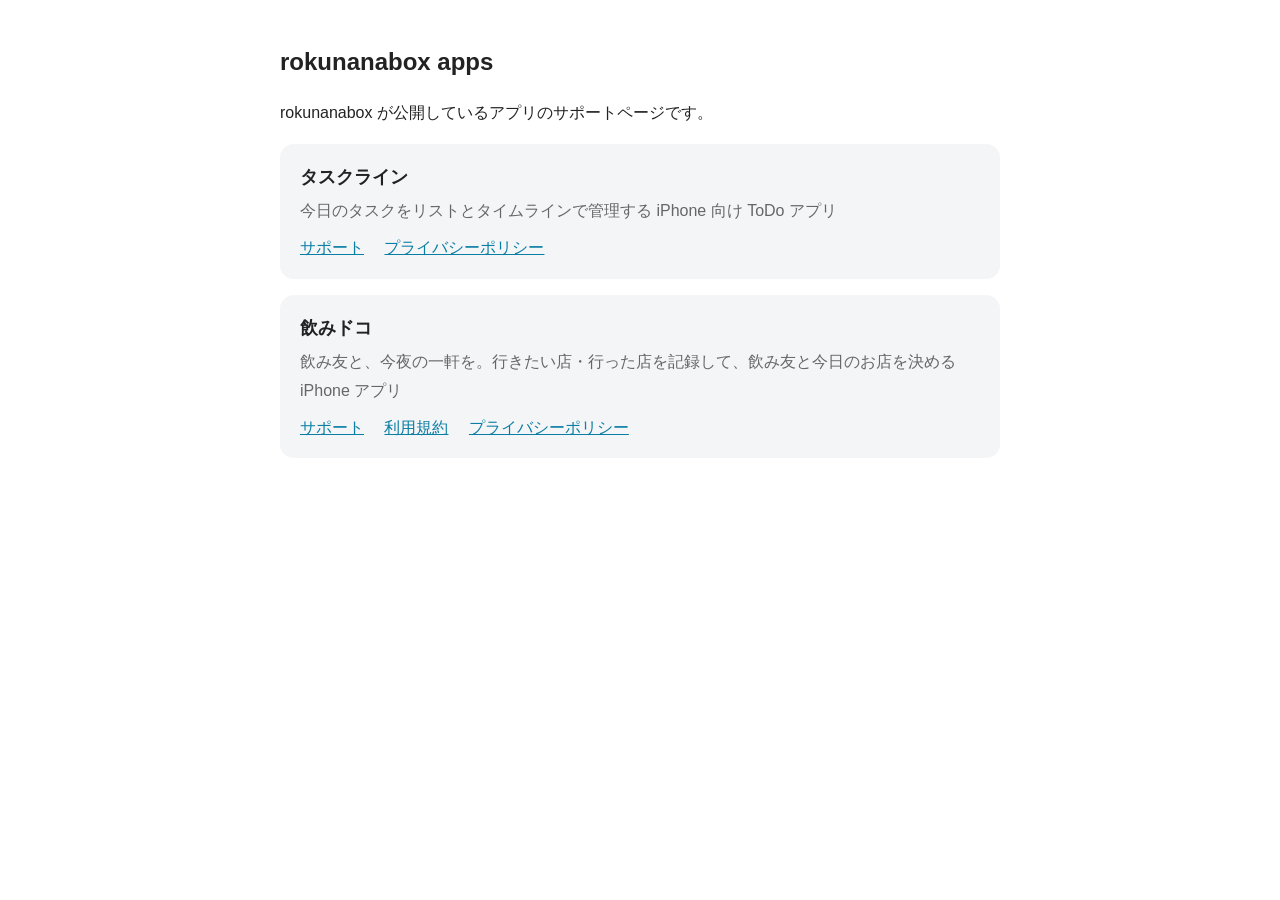
<file: index.html>
<!doctype html>
<html lang="ja">
<head>
  <meta charset="utf-8">
  <meta name="viewport" content="width=device-width, initial-scale=1">
  <title>rokunanabox apps</title>
  <style>
    :root { --text: #222; --muted: #666; --bg: #fff; --card: #f4f5f7; --link: #0a7ea4; }
    @media (prefers-color-scheme: dark) { :root { --text: #eee; --muted: #aaa; --bg: #151718; --card: #222527; --link: #6cc4e6; } }
    body { font-family: -apple-system, BlinkMacSystemFont, "Hiragino Sans", "Noto Sans JP", sans-serif; line-height: 1.8; color: var(--text); background: var(--bg); margin: 0; padding: 24px 16px; }
    main { max-width: 720px; margin: 0 auto; }
    h1 { font-size: 1.5rem; }
    .app { background: var(--card); border-radius: 14px; padding: 16px 20px; margin-top: 16px; }
    .app h2 { font-size: 1.15rem; margin: 0; }
    .app p { margin: 4px 0 8px; color: var(--muted); }
    a { color: var(--link); margin-right: 16px; }
  </style>
</head>
<body>
<main>
  <h1>rokunanabox apps</h1>
  <p>rokunanabox が公開しているアプリのサポートページです。</p>

  <section class="app">
    <h2>タスクライン</h2>
    <p>今日のタスクをリストとタイムラインで管理する iPhone 向け ToDo アプリ</p>
    <a href="taskline/support.html">サポート</a>
    <a href="taskline/privacy.html">プライバシーポリシー</a>
  </section>

  <section class="app">
    <h2>飲みドコ</h2>
    <p>飲み友と、今夜の一軒を。行きたい店・行った店を記録して、飲み友と今日のお店を決める iPhone アプリ</p>
    <a href="nomidoko/support.html">サポート</a>
    <a href="nomidoko/terms.html">利用規約</a>
    <a href="nomidoko/privacy.html">プライバシーポリシー</a>
  </section>
</main>
</body>
</html>
</file>
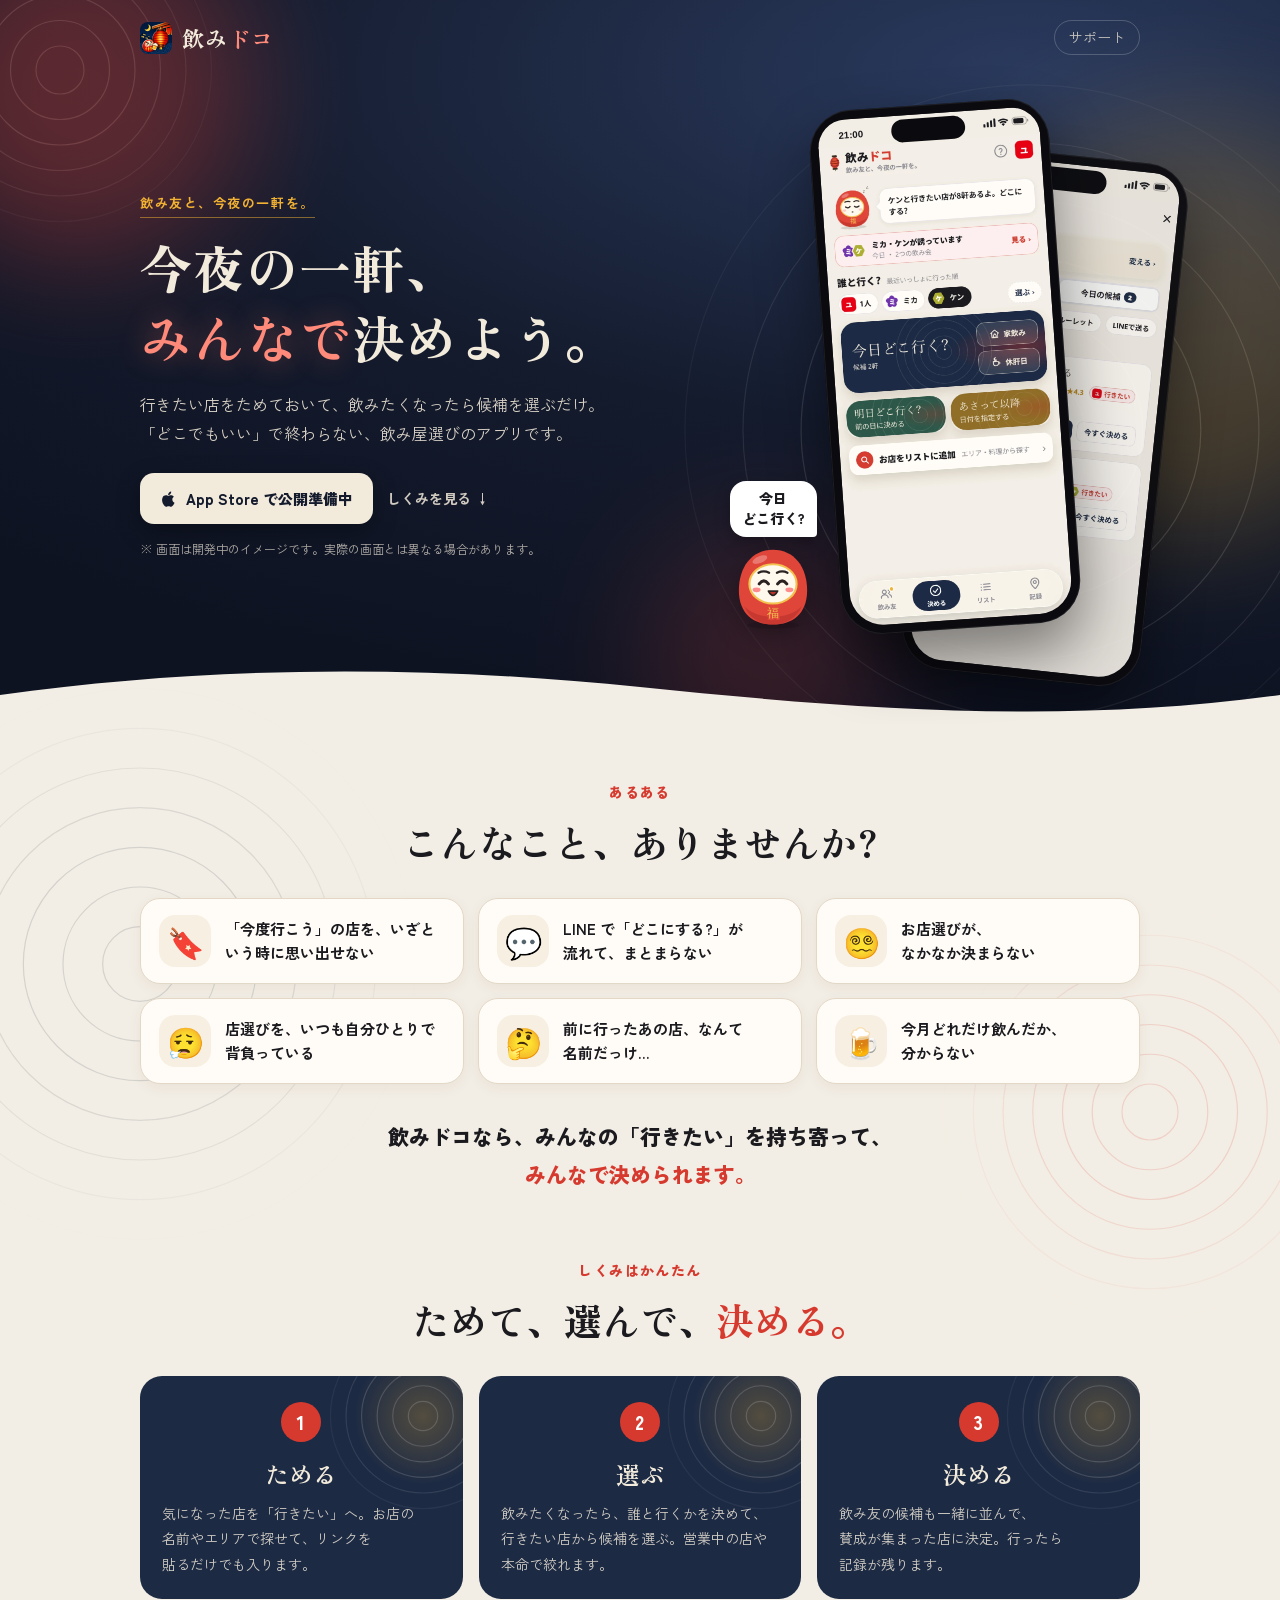
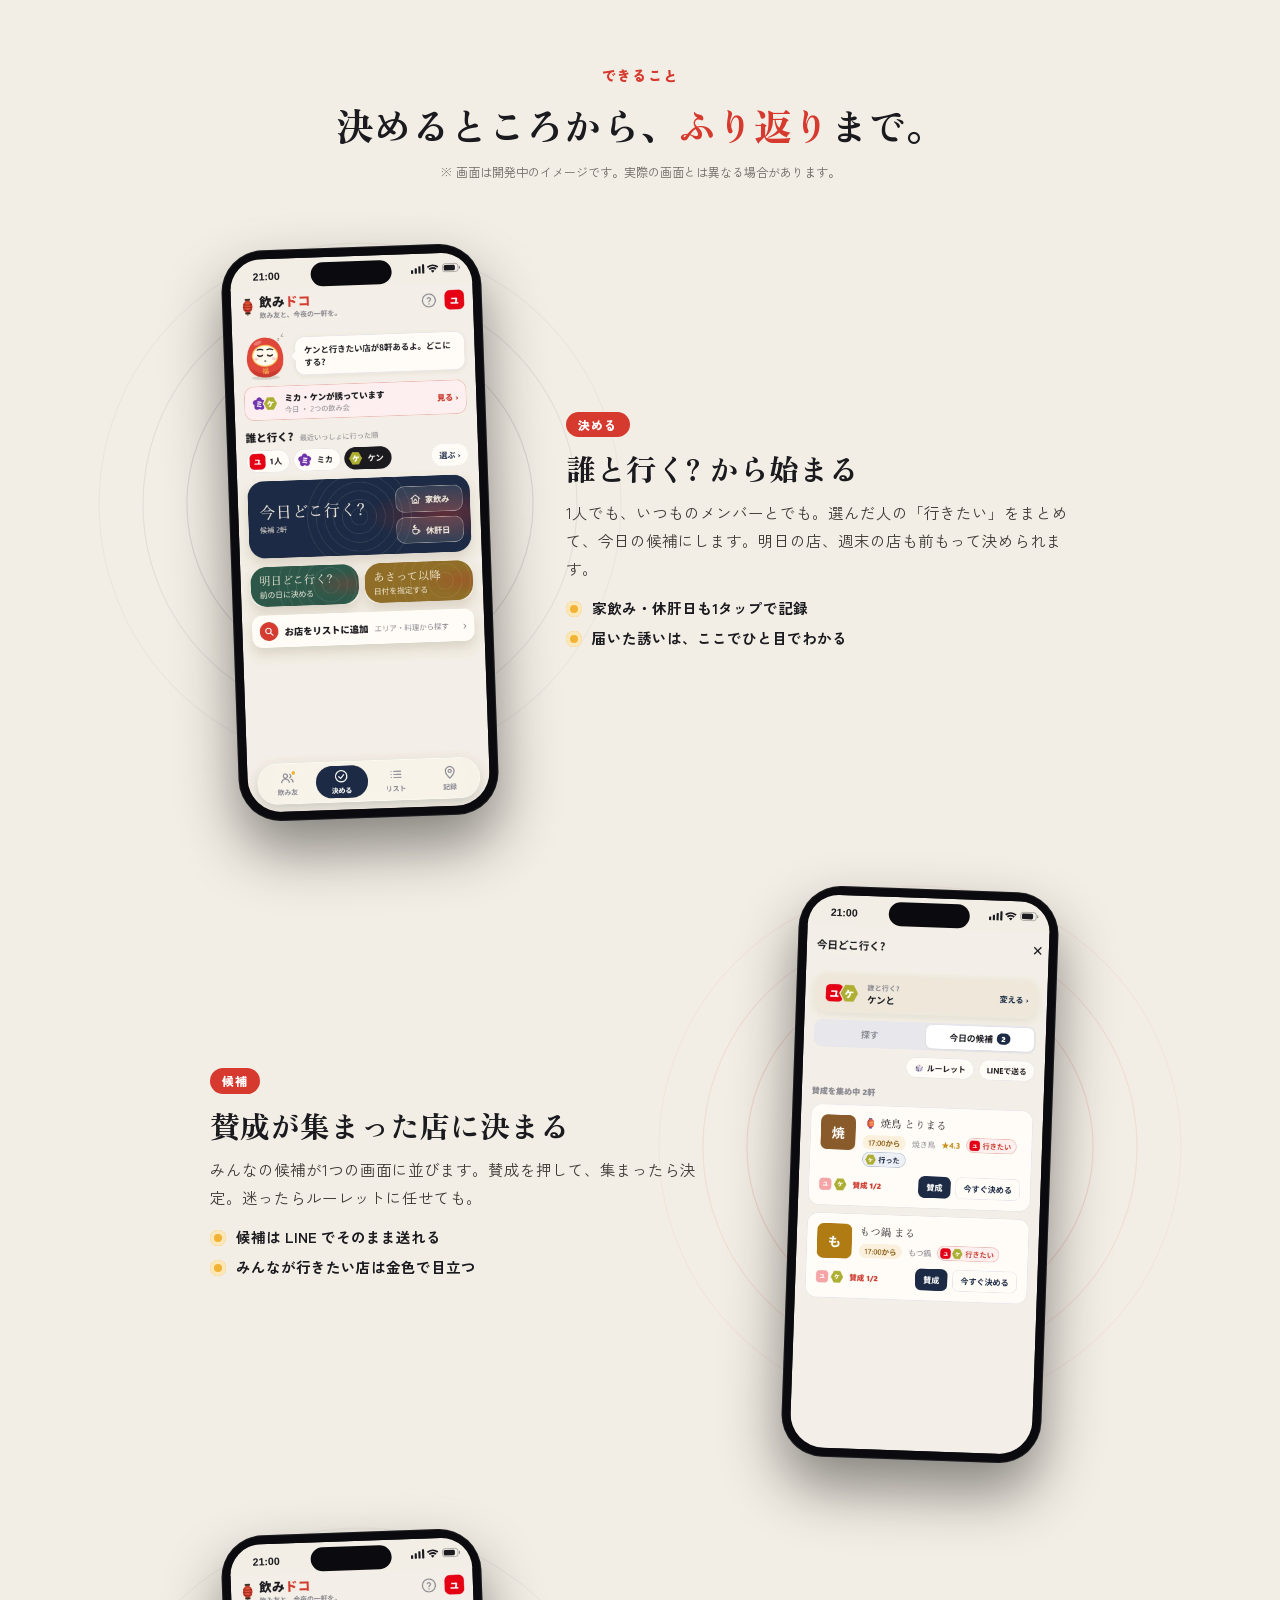
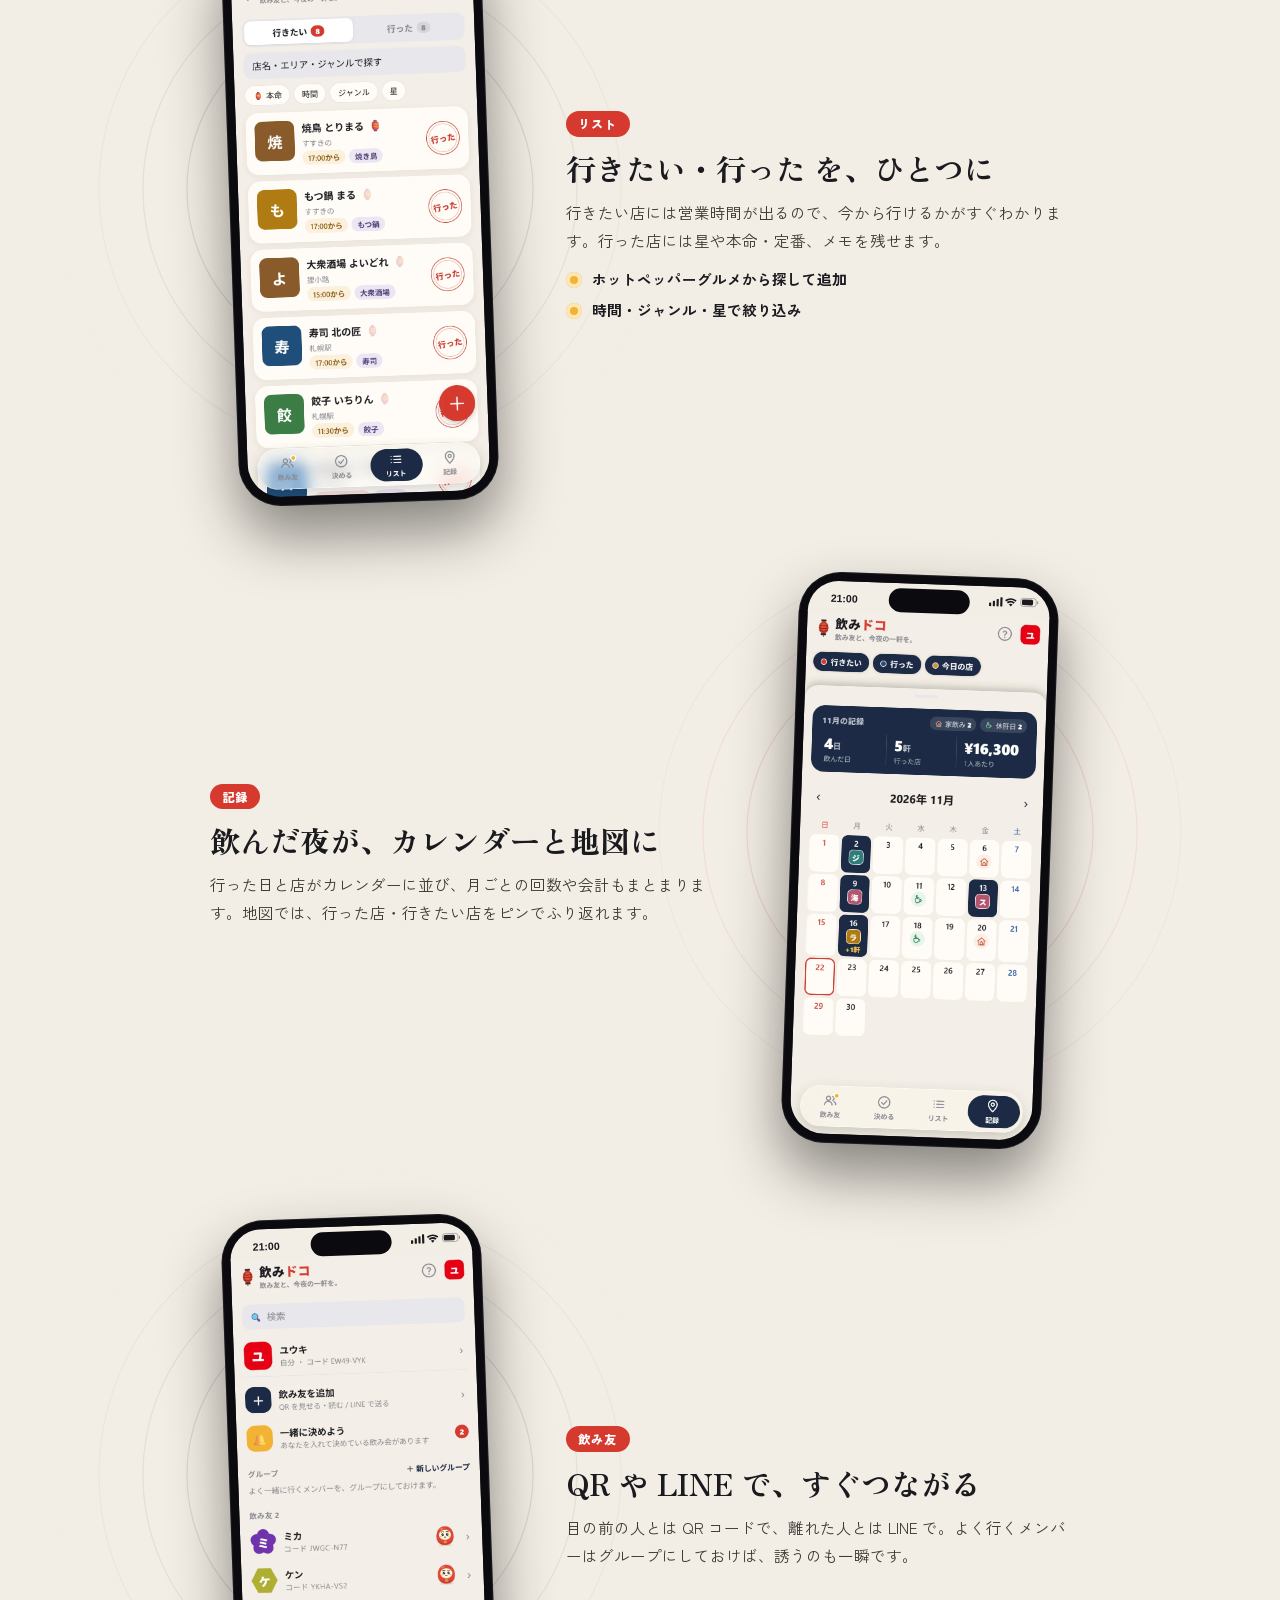
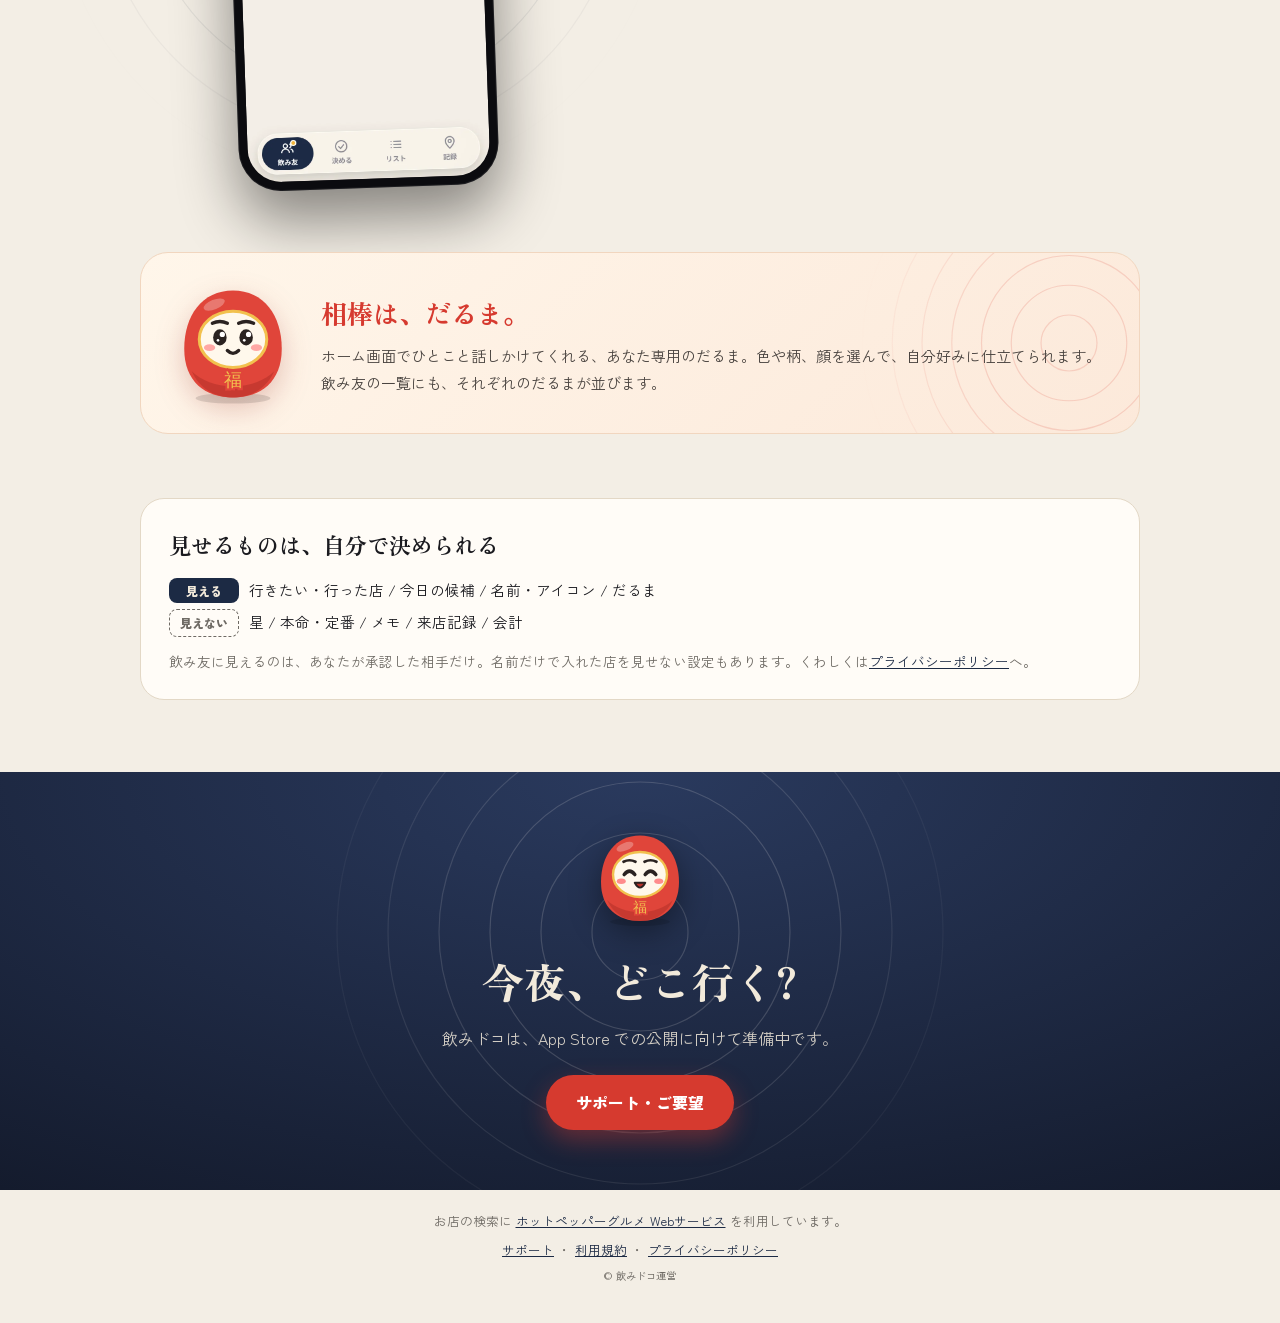
<file: nomidoko/index.html>
<!doctype html>
<html lang="ja">
<head>
<meta charset="utf-8">
<meta name="viewport" content="width=device-width, initial-scale=1, viewport-fit=cover">
<meta name="theme-color" content="#141B2D">
<title>飲みドコ</title>
<meta name="description" content="行きたい店をためて、飲み友と「今日どこ行く?」をすぐ決める iPhone アプリ。">
<meta property="og:title" content="飲みドコ — 今夜の一軒、みんなで決めよう。">
<meta property="og:description" content="行きたい店をためて、飲み友と「今日どこ行く?」をすぐ決める iPhone アプリ。">
<meta property="og:image" content="https://apps.rokunanabox.com/nomidoko/icon.png">
<link rel="icon" href="icon.png">
<link href="https://fonts.googleapis.com/css2?family=Zen+Old+Mincho:wght@700;900&family=Zen+Kaku+Gothic+New:wght@400;700;900&display=swap" rel="stylesheet">
<link rel="stylesheet" href="lp.css">
</head>
<body>

<!-- 夜のヒーロー: 提灯の灯りと、2台の画面 -->
<header class="hero">
  <span class="rip rl" style="--s:820px;right:-160px;top:20px"></span><span class="rip rl" style="--s:360px;left:-120px;top:-110px"></span>
  <div class="glow g1"></div><div class="glow g2"></div><div class="glow g3"></div>
  <nav class="nav wrap">
    <a class="logo" href="./"><img src="icon.png" alt="" width="32" height="32"><b>飲み<span>ドコ</span></b></a>
    <a class="navlink" href="support.html">サポート</a>
  </nav>
  <div class="hero-in wrap">
    <div class="hero-copy">
      <p class="eyebrow">飲み友と、今夜の一軒を。</p>
      <h1>今夜の一軒、<br><em>みんなで</em>決めよう。</h1>
      <p class="lead">行きたい店をためておいて、飲みたくなったら候補を選ぶだけ。<br class="pc">「どこでもいい」で終わらない、飲み屋選びのアプリです。</p>
      <div class="cta">
        <span class="soon"><svg viewBox="0 0 24 24" width="18" height="18" aria-hidden="true"><path fill="currentColor" d="M16.4 12.6c0-2.5 2-3.6 2.1-3.7-1.2-1.7-3-1.9-3.6-2-1.5-.2-3 .9-3.8.9-.8 0-2-.9-3.3-.8-1.7 0-3.3 1-4.2 2.5-1.8 3.1-.5 7.7 1.3 10.2.9 1.2 1.9 2.6 3.2 2.6 1.3-.1 1.8-.8 3.3-.8 1.6 0 2 .8 3.4.8s2.2-1.3 3.1-2.5c1-1.4 1.4-2.8 1.4-2.9-.1 0-2.9-1.1-2.9-4.3zM13.9 5.2c.7-.8 1.2-2 1-3.2-1 .1-2.2.7-3 1.5-.6.7-1.2 1.9-1 3.1 1.1.1 2.3-.6 3-1.4z"/></svg>App Store で公開準備中</span>
        <a class="more" href="#how">しくみを見る ↓</a>
      </div>
      <p class="shot-note">※ 画面は開発中のイメージです。実際の画面とは異なる場合があります。</p>
    </div>
    <div class="hero-phones">
      <div class="phone back"><img src="img/pick.webp" alt="今日の候補の画面" width="390" height="844"></div>
      <div class="phone front"><img src="img/kime.webp" alt="決める画面" width="390" height="844"></div>
      <div class="dm-peek"><img src="img/daruma-happy.svg" alt="" width="84" height="87"><span class="bub">今日<br>どこ行く?</span></div>
    </div>
  </div>
  <svg class="wave" viewBox="0 0 1440 60" preserveAspectRatio="none" aria-hidden="true"><path d="M0 60V30C240 0 480 0 720 22s480 38 720 8v30z" fill="#F3EEE5"/></svg>
</header>

<main>
  <!-- あるある -->
  <section class="sec wrap rel">
    <span class="rip rd" style="--s:560px;left:-260px;top:-40px"></span><span class="rip rr" style="--s:420px;right:-200px;bottom:-120px"></span>
    <p class="kicker">あるある</p>
    <h2 class="h2">こんなこと、ありませんか?</h2>
    <div class="aru">
      <div class="say"><span class="em" aria-hidden="true">🔖</span><p>「今度行こう」の店を、いざという時に思い出せない</p></div>
      <div class="say"><span class="em" aria-hidden="true">💬</span><p>LINE で「どこにする?」が流れて、まとまらない</p></div>
      <div class="say"><span class="em" aria-hidden="true">😵‍💫</span><p>お店選びが、なかなか決まらない</p></div>
      <div class="say"><span class="em" aria-hidden="true">😮‍💨</span><p>店選びを、いつも自分ひとりで背負っている</p></div>
      <div class="say"><span class="em" aria-hidden="true">🤔</span><p>前に行ったあの店、なんて名前だっけ…</p></div>
      <div class="say"><span class="em" aria-hidden="true">🍺</span><p>今月どれだけ飲んだか、分からない</p></div>
    </div>
    </div>
    <p class="aru-ans">飲みドコなら、みんなの「行きたい」を持ち寄って、<br class="pc"><em>みんなで決められます。</em></p>
  </section>

  <!-- しくみ: 3ステップ -->
  <section class="sec wrap" id="how">
    <p class="kicker">しくみはかんたん</p>
    <h2 class="h2">ためて、選んで、<em>決める。</em></h2>
    <ol class="steps">
      <li><span class="num">1</span><h3>ためる</h3><p>気になった店を「行きたい」へ。お店の名前やエリアで探せて、リンクを貼るだけでも入ります。</p></li>
      <li><span class="num">2</span><h3>選ぶ</h3><p>飲みたくなったら、誰と行くかを決めて、行きたい店から候補を選ぶ。営業中の店や本命で絞れます。</p></li>
      <li><span class="num">3</span><h3>決める</h3><p>飲み友の候補も一緒に並んで、賛成が集まった店に決定。行ったら記録が残ります。</p></li>
    </ol>
  </section>

  <!-- 機能: 画面と説明を交互に -->
  <section class="sec wrap feat-head">
    <p class="kicker">できること</p>
    <h2 class="h2">決めるところから、<em>ふり返り</em>まで。</h2>
    <p class="shot-note dark">※ 画面は開発中のイメージです。実際の画面とは異なる場合があります。</p>
  </section>
  <section class="feat wrap">
    <div class="phone sm"><img src="img/kime.webp" alt="決める画面" width="390" height="844" loading="lazy"></div>
    <div class="txt">
      <p class="tag">決める</p>
      <h3>誰と行く? から始まる</h3>
      <p>1人でも、いつものメンバーとでも。選んだ人の「行きたい」をまとめて、今日の候補にします。明日の店、週末の店も前もって決められます。</p>
      <ul class="chk"><li>家飲み・休肝日も1タップで記録</li><li>届いた誘いは、ここでひと目でわかる</li></ul>
    </div>
  </section>
  <section class="feat rev wrap">
    <div class="phone sm"><img src="img/pick.webp" alt="今日の候補の画面" width="390" height="844" loading="lazy"></div>
    <div class="txt">
      <p class="tag">候補</p>
      <h3>賛成が集まった店に決まる</h3>
      <p>みんなの候補が1つの画面に並びます。賛成を押して、集まったら決定。迷ったらルーレットに任せても。</p>
      <ul class="chk"><li>候補は LINE でそのまま送れる</li><li>みんなが行きたい店は金色で目立つ</li></ul>
    </div>
  </section>
  <section class="feat wrap">
    <div class="phone sm"><img src="img/list.webp" alt="行きたいリストの画面" width="390" height="844" loading="lazy"></div>
    <div class="txt">
      <p class="tag">リスト</p>
      <h3>行きたい・行った を、ひとつに</h3>
      <p>行きたい店には営業時間が出るので、今から行けるかがすぐわかります。行った店には星や本命・定番、メモを残せます。</p>
      <ul class="chk"><li>ホットペッパーグルメから探して追加</li><li>時間・ジャンル・星で絞り込み</li></ul>
    </div>
  </section>
  <section class="feat rev wrap">
    <div class="phone sm"><img src="img/rec.webp" alt="記録のカレンダー" width="390" height="844" loading="lazy"></div>
    <div class="txt">
      <p class="tag">記録</p>
      <h3>飲んだ夜が、カレンダーと地図に</h3>
      <p>行った日と店がカレンダーに並び、月ごとの回数や会計もまとまります。地図では、行った店・行きたい店をピンでふり返れます。</p>
    </div>
  </section>
  <section class="feat wrap">
    <div class="phone sm"><img src="img/tomo.webp" alt="飲み友の画面" width="390" height="844" loading="lazy"></div>
    <div class="txt">
      <p class="tag">飲み友</p>
      <h3>QR や LINE で、すぐつながる</h3>
      <p>目の前の人とは QR コードで、離れた人とは LINE で。よく行くメンバーはグループにしておけば、誘うのも一瞬です。</p>
    </div>
  </section>

  <!-- だるま -->
  <section class="sec wrap">
    <div class="dm-band">
      <span class="rip rr" style="--s:420px;right:-140px;top:50%;transform:translateY(-50%)"></span>
      <img src="img/daruma.svg" alt="だるま" width="120" height="124">
      <div><h3>相棒は、だるま。</h3><p>ホーム画面でひとこと話しかけてくれる、あなた専用のだるま。色や柄、顔を選んで、自分好みに仕立てられます。飲み友の一覧にも、それぞれのだるまが並びます。</p></div>
    </div>
  </section>

  <!-- プライバシー -->
  <section class="sec wrap">
    <div class="priv">
      <h3>見せるものは、自分で決められる</h3>
      <div class="vis">
        <p><span class="lb on">見える</span>行きたい・行った店 / 今日の候補 / 名前・アイコン / だるま</p>
        <p><span class="lb off">見えない</span>星 / 本命・定番 / メモ / 来店記録 / 会計</p>
      </div>
      <p class="note">飲み友に見えるのは、あなたが承認した相手だけ。名前だけで入れた店を見せない設定もあります。くわしくは<a href="privacy.html">プライバシーポリシー</a>へ。</p>
    </div>
  </section>

  <!-- 締め -->
  <section class="end">
    <span class="rip rl" style="--s:720px;left:50%;top:-200px;transform:translateX(-50%)"></span>
    <img src="img/daruma-happy.svg" alt="" width="96" height="99">
    <h2>今夜、どこ行く?</h2>
    <p>飲みドコは、App Store での公開に向けて準備中です。</p>
    <a class="btn" href="support.html">サポート・ご要望</a>
  </section>

  <p class="credit wrap">お店の検索に <a href="https://webservice.recruit.co.jp/">ホットペッパーグルメ Webサービス</a> を利用しています。</p>
</main>
<footer class="ft"><a href="support.html">サポート</a> ・ <a href="terms.html">利用規約</a> ・ <a href="privacy.html">プライバシーポリシー</a><br><small>© 飲みドコ運営</small></footer>
</body>
</html>
</file>
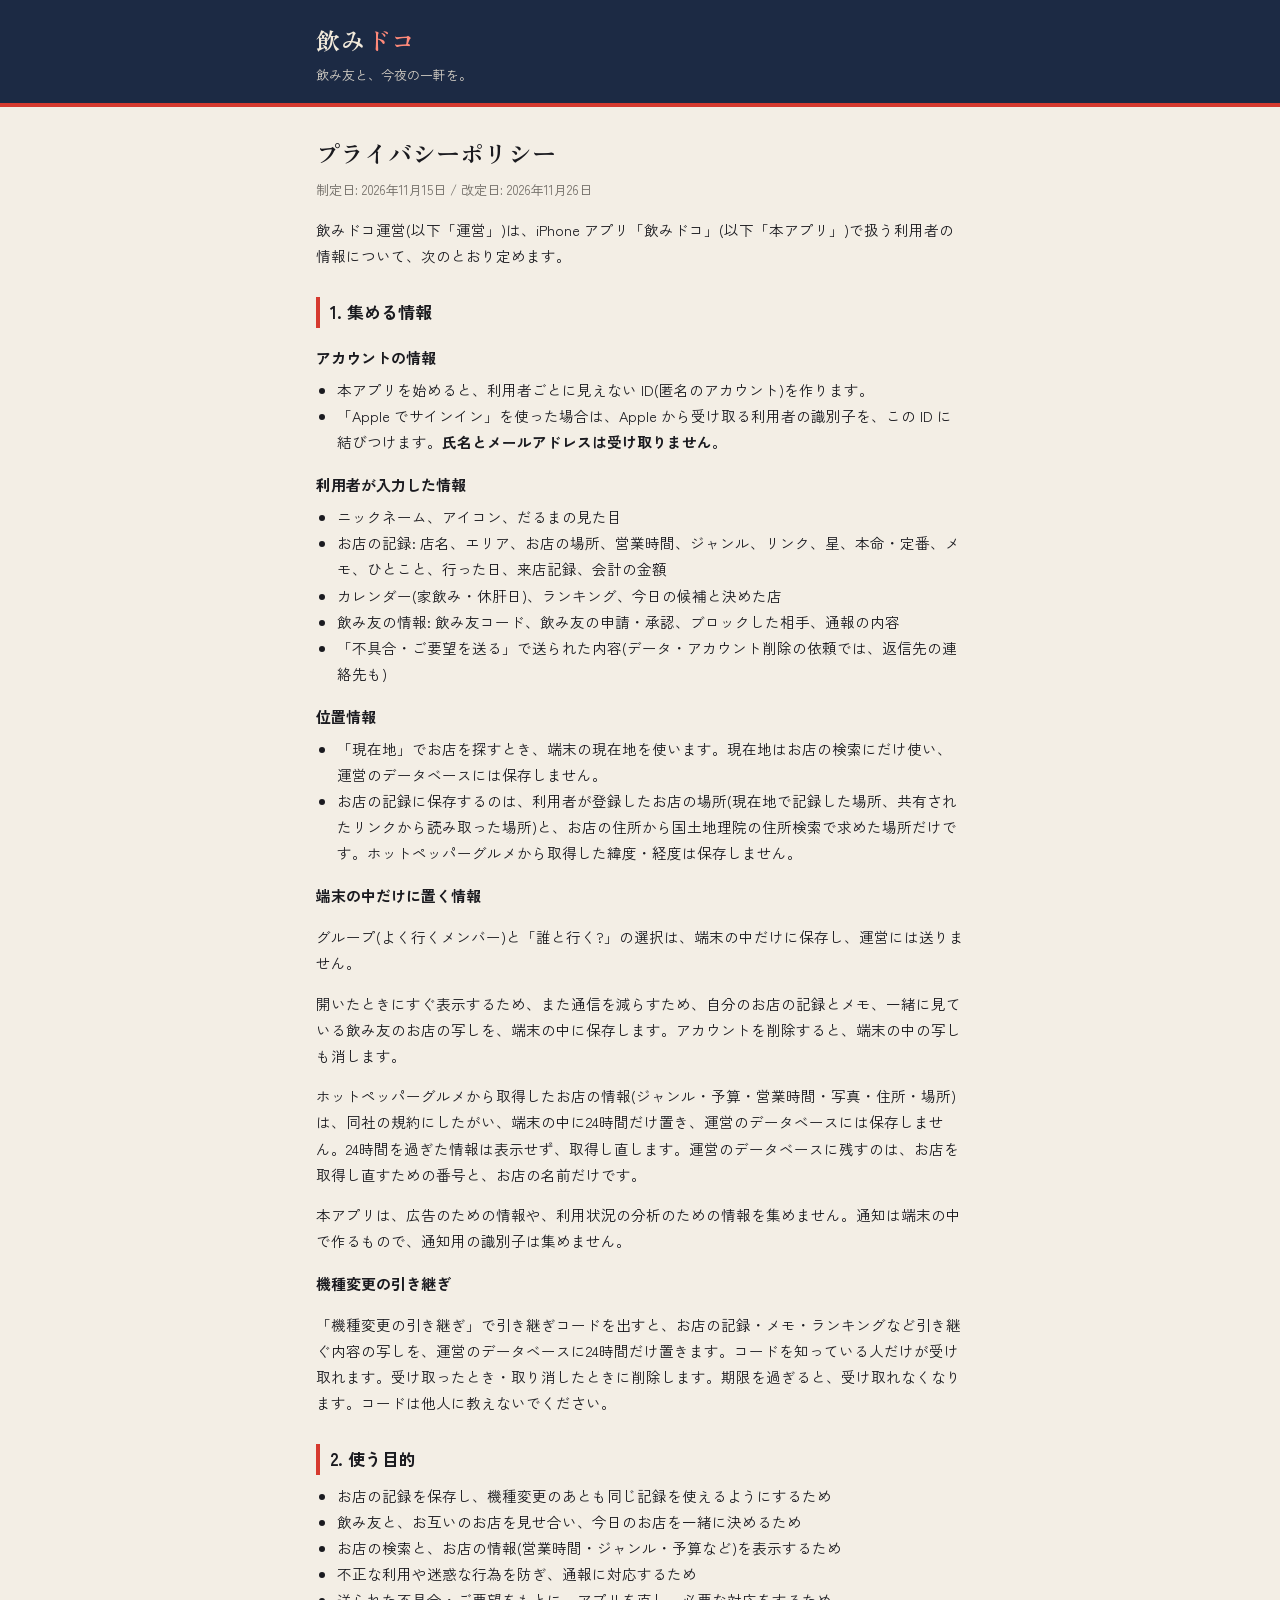
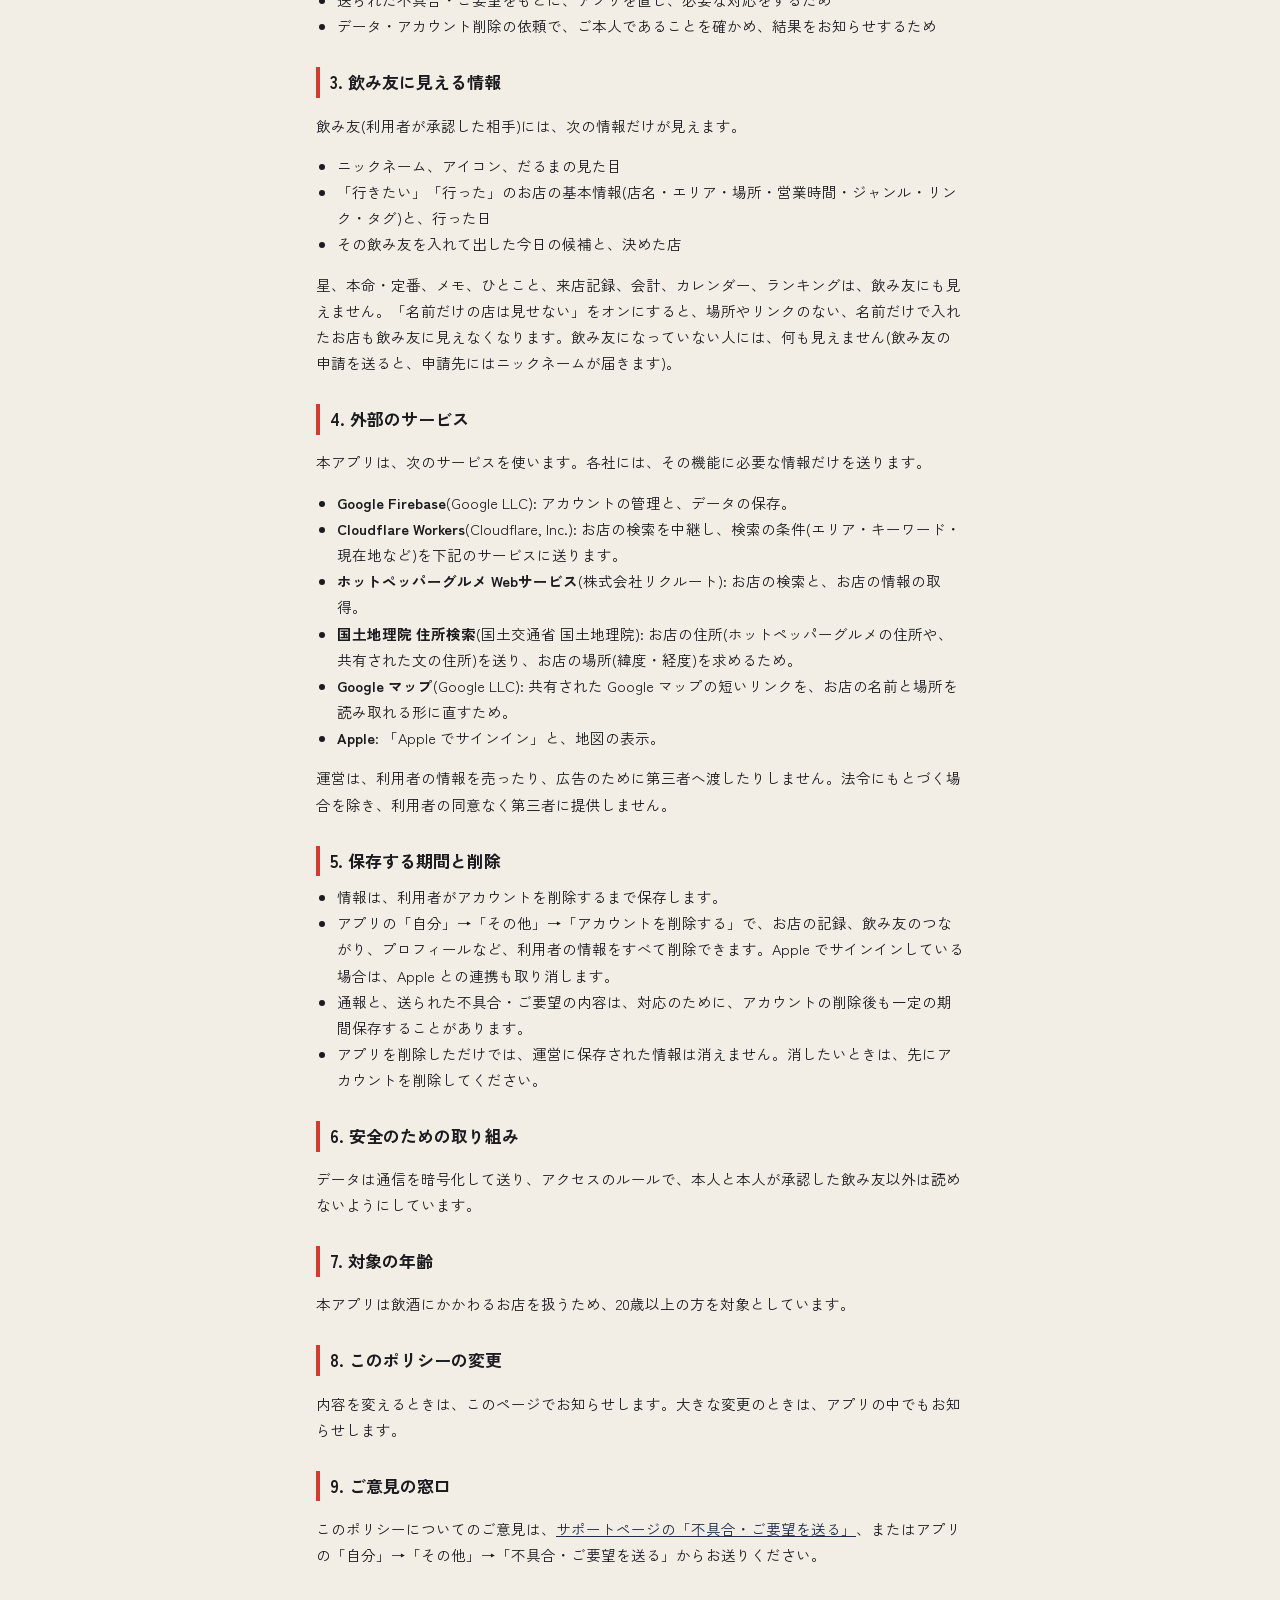
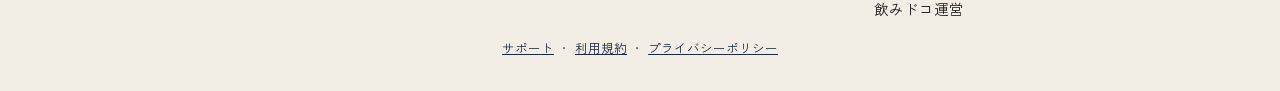
<file: nomidoko/privacy.html>
<!doctype html>
<html lang="ja">
<head>
<meta charset="utf-8">
<meta name="viewport" content="width=device-width, initial-scale=1, viewport-fit=cover">
<meta name="theme-color" content="#1C2A44">
<title>飲みドコ プライバシーポリシー</title>
<link rel="icon" href="icon.png">
<link href="https://fonts.googleapis.com/css2?family=Zen+Old+Mincho:wght@700&family=Zen+Kaku+Gothic+New:wght@400;700&display=swap" rel="stylesheet">
<link rel="stylesheet" href="style.css">
</head>
<body>
<header class="hd"><div class="wrap"><a class="logo" href="support.html">飲み<span>ドコ</span></a><p>飲み友と、今夜の一軒を。</p></div></header>
<main class="wrap">
<h1>プライバシーポリシー</h1>
<p class="date">制定日: 2026年11月15日 / 改定日: 2026年11月26日</p>
<p>飲みドコ運営(以下「運営」)は、iPhone アプリ「飲みドコ」(以下「本アプリ」)で扱う利用者の情報について、次のとおり定めます。</p>

<h2>1. 集める情報</h2>
<h3>アカウントの情報</h3>
<ul>
  <li>本アプリを始めると、利用者ごとに見えない ID(匿名のアカウント)を作ります。</li>
  <li>「Apple でサインイン」を使った場合は、Apple から受け取る利用者の識別子を、この ID に結びつけます。<b>氏名とメールアドレスは受け取りません。</b></li>
</ul>
<h3>利用者が入力した情報</h3>
<ul>
  <li>ニックネーム、アイコン、だるまの見た目</li>
  <li>お店の記録: 店名、エリア、お店の場所、営業時間、ジャンル、リンク、星、本命・定番、メモ、ひとこと、行った日、来店記録、会計の金額</li>
  <li>カレンダー(家飲み・休肝日)、ランキング、今日の候補と決めた店</li>
  <li>飲み友の情報: 飲み友コード、飲み友の申請・承認、ブロックした相手、通報の内容</li>
  <li>「不具合・ご要望を送る」で送られた内容(データ・アカウント削除の依頼では、返信先の連絡先も)</li>
</ul>
<h3>位置情報</h3>
<ul>
  <li>「現在地」でお店を探すとき、端末の現在地を使います。現在地はお店の検索にだけ使い、運営のデータベースには保存しません。</li>
  <li>お店の記録に保存するのは、利用者が登録したお店の場所(現在地で記録した場所、共有されたリンクから読み取った場所)と、お店の住所から国土地理院の住所検索で求めた場所だけです。ホットペッパーグルメから取得した緯度・経度は保存しません。</li>
</ul>
<h3>端末の中だけに置く情報</h3>
<p>グループ(よく行くメンバー)と「誰と行く?」の選択は、端末の中だけに保存し、運営には送りません。</p>
<p>開いたときにすぐ表示するため、また通信を減らすため、自分のお店の記録とメモ、一緒に見ている飲み友のお店の写しを、端末の中に保存します。アカウントを削除すると、端末の中の写しも消します。</p>
<p>ホットペッパーグルメから取得したお店の情報(ジャンル・予算・営業時間・写真・住所・場所)は、同社の規約にしたがい、端末の中に24時間だけ置き、運営のデータベースには保存しません。24時間を過ぎた情報は表示せず、取得し直します。運営のデータベースに残すのは、お店を取得し直すための番号と、お店の名前だけです。</p>
<p>本アプリは、広告のための情報や、利用状況の分析のための情報を集めません。通知は端末の中で作るもので、通知用の識別子は集めません。</p>

<h3>機種変更の引き継ぎ</h3>
<p>「機種変更の引き継ぎ」で引き継ぎコードを出すと、お店の記録・メモ・ランキングなど引き継ぐ内容の写しを、運営のデータベースに24時間だけ置きます。コードを知っている人だけが受け取れます。受け取ったとき・取り消したときに削除します。期限を過ぎると、受け取れなくなります。コードは他人に教えないでください。</p>

<h2>2. 使う目的</h2>
<ul>
  <li>お店の記録を保存し、機種変更のあとも同じ記録を使えるようにするため</li>
  <li>飲み友と、お互いのお店を見せ合い、今日のお店を一緒に決めるため</li>
  <li>お店の検索と、お店の情報(営業時間・ジャンル・予算など)を表示するため</li>
  <li>不正な利用や迷惑な行為を防ぎ、通報に対応するため</li>
  <li>送られた不具合・ご要望をもとに、アプリを直し、必要な対応をするため</li>
  <li>データ・アカウント削除の依頼で、ご本人であることを確かめ、結果をお知らせするため</li>
</ul>

<h2>3. 飲み友に見える情報</h2>
<p>飲み友(利用者が承認した相手)には、次の情報だけが見えます。</p>
<ul>
  <li>ニックネーム、アイコン、だるまの見た目</li>
  <li>「行きたい」「行った」のお店の基本情報(店名・エリア・場所・営業時間・ジャンル・リンク・タグ)と、行った日</li>
  <li>その飲み友を入れて出した今日の候補と、決めた店</li>
</ul>
<p>星、本命・定番、メモ、ひとこと、来店記録、会計、カレンダー、ランキングは、飲み友にも見えません。「名前だけの店は見せない」をオンにすると、場所やリンクのない、名前だけで入れたお店も飲み友に見えなくなります。飲み友になっていない人には、何も見えません(飲み友の申請を送ると、申請先にはニックネームが届きます)。</p>

<h2>4. 外部のサービス</h2>
<p>本アプリは、次のサービスを使います。各社には、その機能に必要な情報だけを送ります。</p>
<ul>
  <li><b>Google Firebase</b>(Google LLC): アカウントの管理と、データの保存。</li>
  <li><b>Cloudflare Workers</b>(Cloudflare, Inc.): お店の検索を中継し、検索の条件(エリア・キーワード・現在地など)を下記のサービスに送ります。</li>
  <li><b>ホットペッパーグルメ Webサービス</b>(株式会社リクルート): お店の検索と、お店の情報の取得。</li>
  <li><b>国土地理院 住所検索</b>(国土交通省 国土地理院): お店の住所(ホットペッパーグルメの住所や、共有された文の住所)を送り、お店の場所(緯度・経度)を求めるため。</li>
  <li><b>Google マップ</b>(Google LLC): 共有された Google マップの短いリンクを、お店の名前と場所を読み取れる形に直すため。</li>
  <li><b>Apple</b>: 「Apple でサインイン」と、地図の表示。</li>
</ul>
<p>運営は、利用者の情報を売ったり、広告のために第三者へ渡したりしません。法令にもとづく場合を除き、利用者の同意なく第三者に提供しません。</p>

<h2>5. 保存する期間と削除</h2>
<ul>
  <li>情報は、利用者がアカウントを削除するまで保存します。</li>
  <li>アプリの「自分」→「その他」→「アカウントを削除する」で、お店の記録、飲み友のつながり、プロフィールなど、利用者の情報をすべて削除できます。Apple でサインインしている場合は、Apple との連携も取り消します。</li>
  <li>通報と、送られた不具合・ご要望の内容は、対応のために、アカウントの削除後も一定の期間保存することがあります。</li>
  <li>アプリを削除しただけでは、運営に保存された情報は消えません。消したいときは、先にアカウントを削除してください。</li>
</ul>

<h2>6. 安全のための取り組み</h2>
<p>データは通信を暗号化して送り、アクセスのルールで、本人と本人が承認した飲み友以外は読めないようにしています。</p>

<h2>7. 対象の年齢</h2>
<p>本アプリは飲酒にかかわるお店を扱うため、20歳以上の方を対象としています。</p>

<h2>8. このポリシーの変更</h2>
<p>内容を変えるときは、このページでお知らせします。大きな変更のときは、アプリの中でもお知らせします。</p>

<h2>9. ご意見の窓口</h2>
<p>このポリシーについてのご意見は、<a href="support.html#contact">サポートページの「不具合・ご要望を送る」</a>、またはアプリの「自分」→「その他」→「不具合・ご要望を送る」からお送りください。</p>
<p class="sign">飲みドコ運営</p>
</main>
<footer class="ft"><a href="support.html">サポート</a> ・ <a href="terms.html">利用規約</a> ・ <a href="privacy.html">プライバシーポリシー</a></footer>
</body>
</html>
</file>
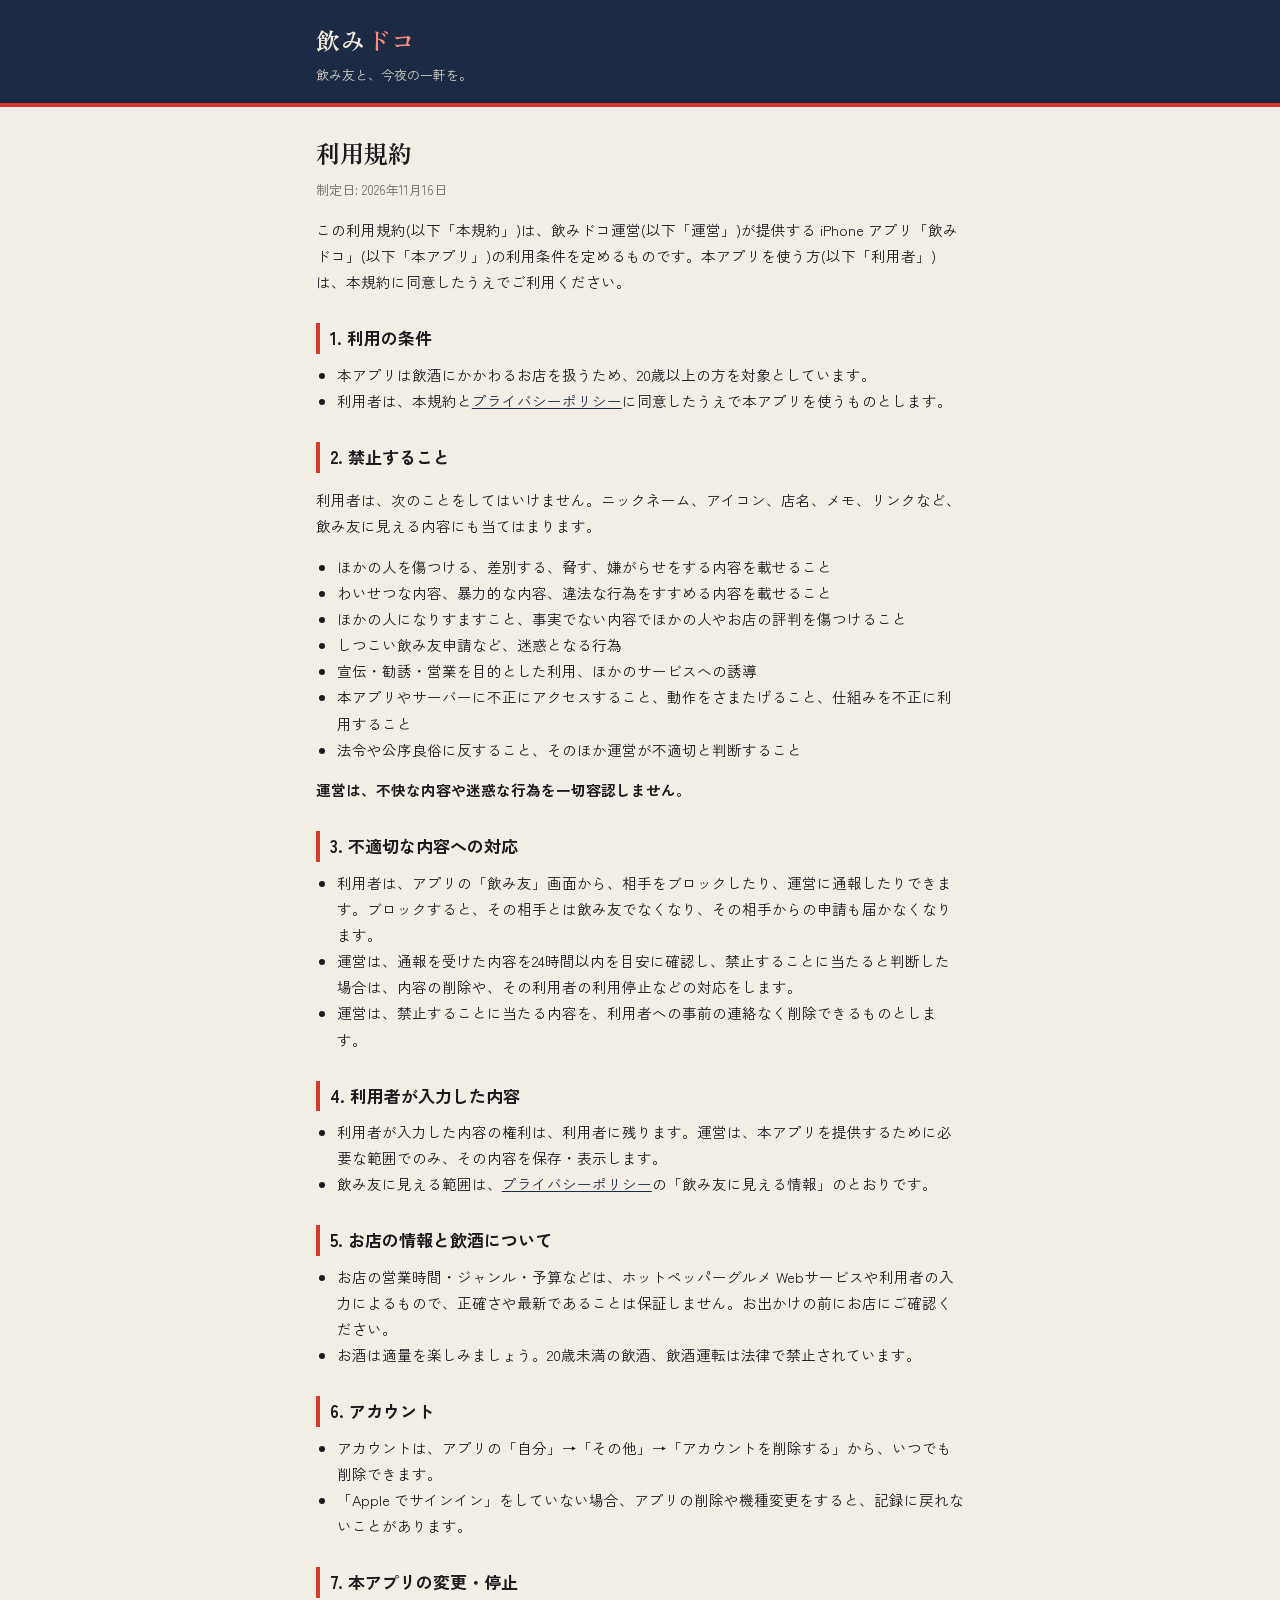
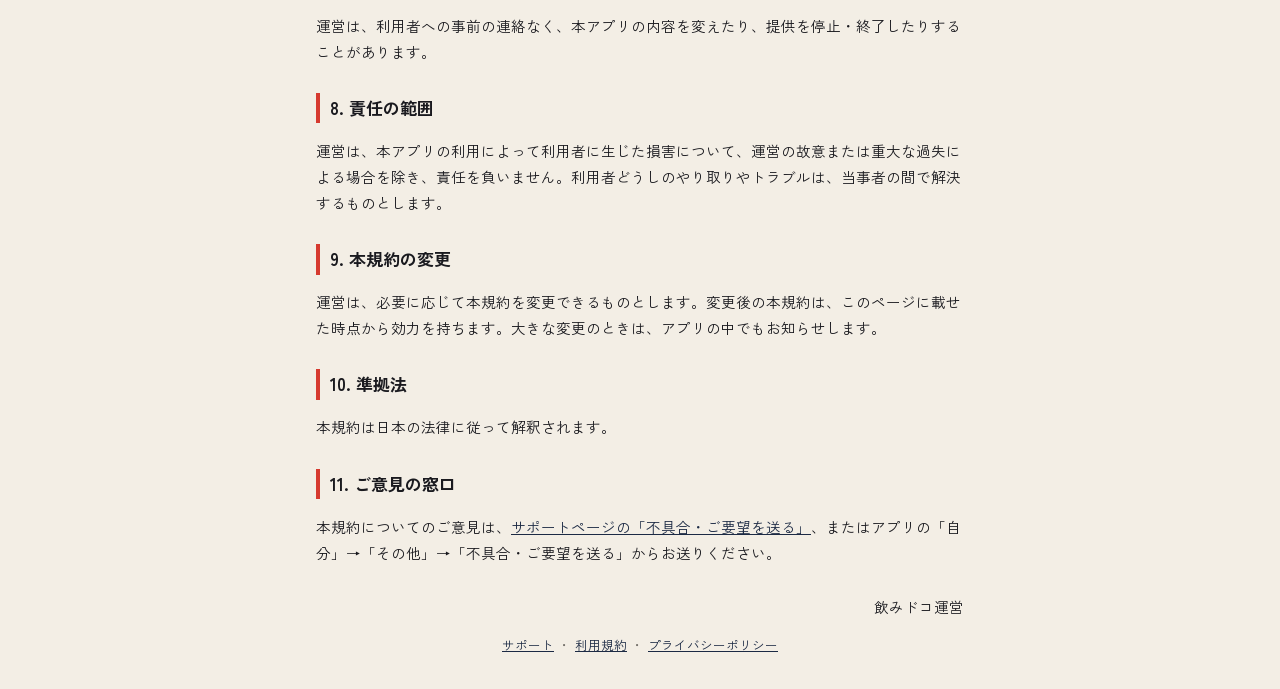
<file: nomidoko/terms.html>
<!doctype html>
<html lang="ja">
<head>
<meta charset="utf-8">
<meta name="viewport" content="width=device-width, initial-scale=1, viewport-fit=cover">
<meta name="theme-color" content="#1C2A44">
<title>飲みドコ 利用規約</title>
<link rel="icon" href="icon.png">
<link href="https://fonts.googleapis.com/css2?family=Zen+Old+Mincho:wght@700&family=Zen+Kaku+Gothic+New:wght@400;700&display=swap" rel="stylesheet">
<link rel="stylesheet" href="style.css">
</head>
<body>
<header class="hd"><div class="wrap"><a class="logo" href="support.html">飲み<span>ドコ</span></a><p>飲み友と、今夜の一軒を。</p></div></header>
<main class="wrap">
<h1>利用規約</h1>
<p class="date">制定日: 2026年11月16日</p>
<p>この利用規約(以下「本規約」)は、飲みドコ運営(以下「運営」)が提供する iPhone アプリ「飲みドコ」(以下「本アプリ」)の利用条件を定めるものです。本アプリを使う方(以下「利用者」)は、本規約に同意したうえでご利用ください。</p>

<h2>1. 利用の条件</h2>
<ul>
  <li>本アプリは飲酒にかかわるお店を扱うため、20歳以上の方を対象としています。</li>
  <li>利用者は、本規約と<a href="privacy.html">プライバシーポリシー</a>に同意したうえで本アプリを使うものとします。</li>
</ul>

<h2>2. 禁止すること</h2>
<p>利用者は、次のことをしてはいけません。ニックネーム、アイコン、店名、メモ、リンクなど、飲み友に見える内容にも当てはまります。</p>
<ul>
  <li>ほかの人を傷つける、差別する、脅す、嫌がらせをする内容を載せること</li>
  <li>わいせつな内容、暴力的な内容、違法な行為をすすめる内容を載せること</li>
  <li>ほかの人になりすますこと、事実でない内容でほかの人やお店の評判を傷つけること</li>
  <li>しつこい飲み友申請など、迷惑となる行為</li>
  <li>宣伝・勧誘・営業を目的とした利用、ほかのサービスへの誘導</li>
  <li>本アプリやサーバーに不正にアクセスすること、動作をさまたげること、仕組みを不正に利用すること</li>
  <li>法令や公序良俗に反すること、そのほか運営が不適切と判断すること</li>
</ul>
<p><b>運営は、不快な内容や迷惑な行為を一切容認しません。</b></p>

<h2>3. 不適切な内容への対応</h2>
<ul>
  <li>利用者は、アプリの「飲み友」画面から、相手をブロックしたり、運営に通報したりできます。ブロックすると、その相手とは飲み友でなくなり、その相手からの申請も届かなくなります。</li>
  <li>運営は、通報を受けた内容を24時間以内を目安に確認し、禁止することに当たると判断した場合は、内容の削除や、その利用者の利用停止などの対応をします。</li>
  <li>運営は、禁止することに当たる内容を、利用者への事前の連絡なく削除できるものとします。</li>
</ul>

<h2>4. 利用者が入力した内容</h2>
<ul>
  <li>利用者が入力した内容の権利は、利用者に残ります。運営は、本アプリを提供するために必要な範囲でのみ、その内容を保存・表示します。</li>
  <li>飲み友に見える範囲は、<a href="privacy.html">プライバシーポリシー</a>の「飲み友に見える情報」のとおりです。</li>
</ul>

<h2>5. お店の情報と飲酒について</h2>
<ul>
  <li>お店の営業時間・ジャンル・予算などは、ホットペッパーグルメ Webサービスや利用者の入力によるもので、正確さや最新であることは保証しません。お出かけの前にお店にご確認ください。</li>
  <li>お酒は適量を楽しみましょう。20歳未満の飲酒、飲酒運転は法律で禁止されています。</li>
</ul>

<h2>6. アカウント</h2>
<ul>
  <li>アカウントは、アプリの「自分」→「その他」→「アカウントを削除する」から、いつでも削除できます。</li>
  <li>「Apple でサインイン」をしていない場合、アプリの削除や機種変更をすると、記録に戻れないことがあります。</li>
</ul>

<h2>7. 本アプリの変更・停止</h2>
<p>運営は、利用者への事前の連絡なく、本アプリの内容を変えたり、提供を停止・終了したりすることがあります。</p>

<h2>8. 責任の範囲</h2>
<p>運営は、本アプリの利用によって利用者に生じた損害について、運営の故意または重大な過失による場合を除き、責任を負いません。利用者どうしのやり取りやトラブルは、当事者の間で解決するものとします。</p>

<h2>9. 本規約の変更</h2>
<p>運営は、必要に応じて本規約を変更できるものとします。変更後の本規約は、このページに載せた時点から効力を持ちます。大きな変更のときは、アプリの中でもお知らせします。</p>

<h2>10. 準拠法</h2>
<p>本規約は日本の法律に従って解釈されます。</p>

<h2>11. ご意見の窓口</h2>
<p>本規約についてのご意見は、<a href="support.html#contact">サポートページの「不具合・ご要望を送る」</a>、またはアプリの「自分」→「その他」→「不具合・ご要望を送る」からお送りください。</p>
<p class="sign">飲みドコ運営</p>
</main>
<footer class="ft"><a href="support.html">サポート</a> ・ <a href="terms.html">利用規約</a> ・ <a href="privacy.html">プライバシーポリシー</a></footer>
</body>
</html>
</file>
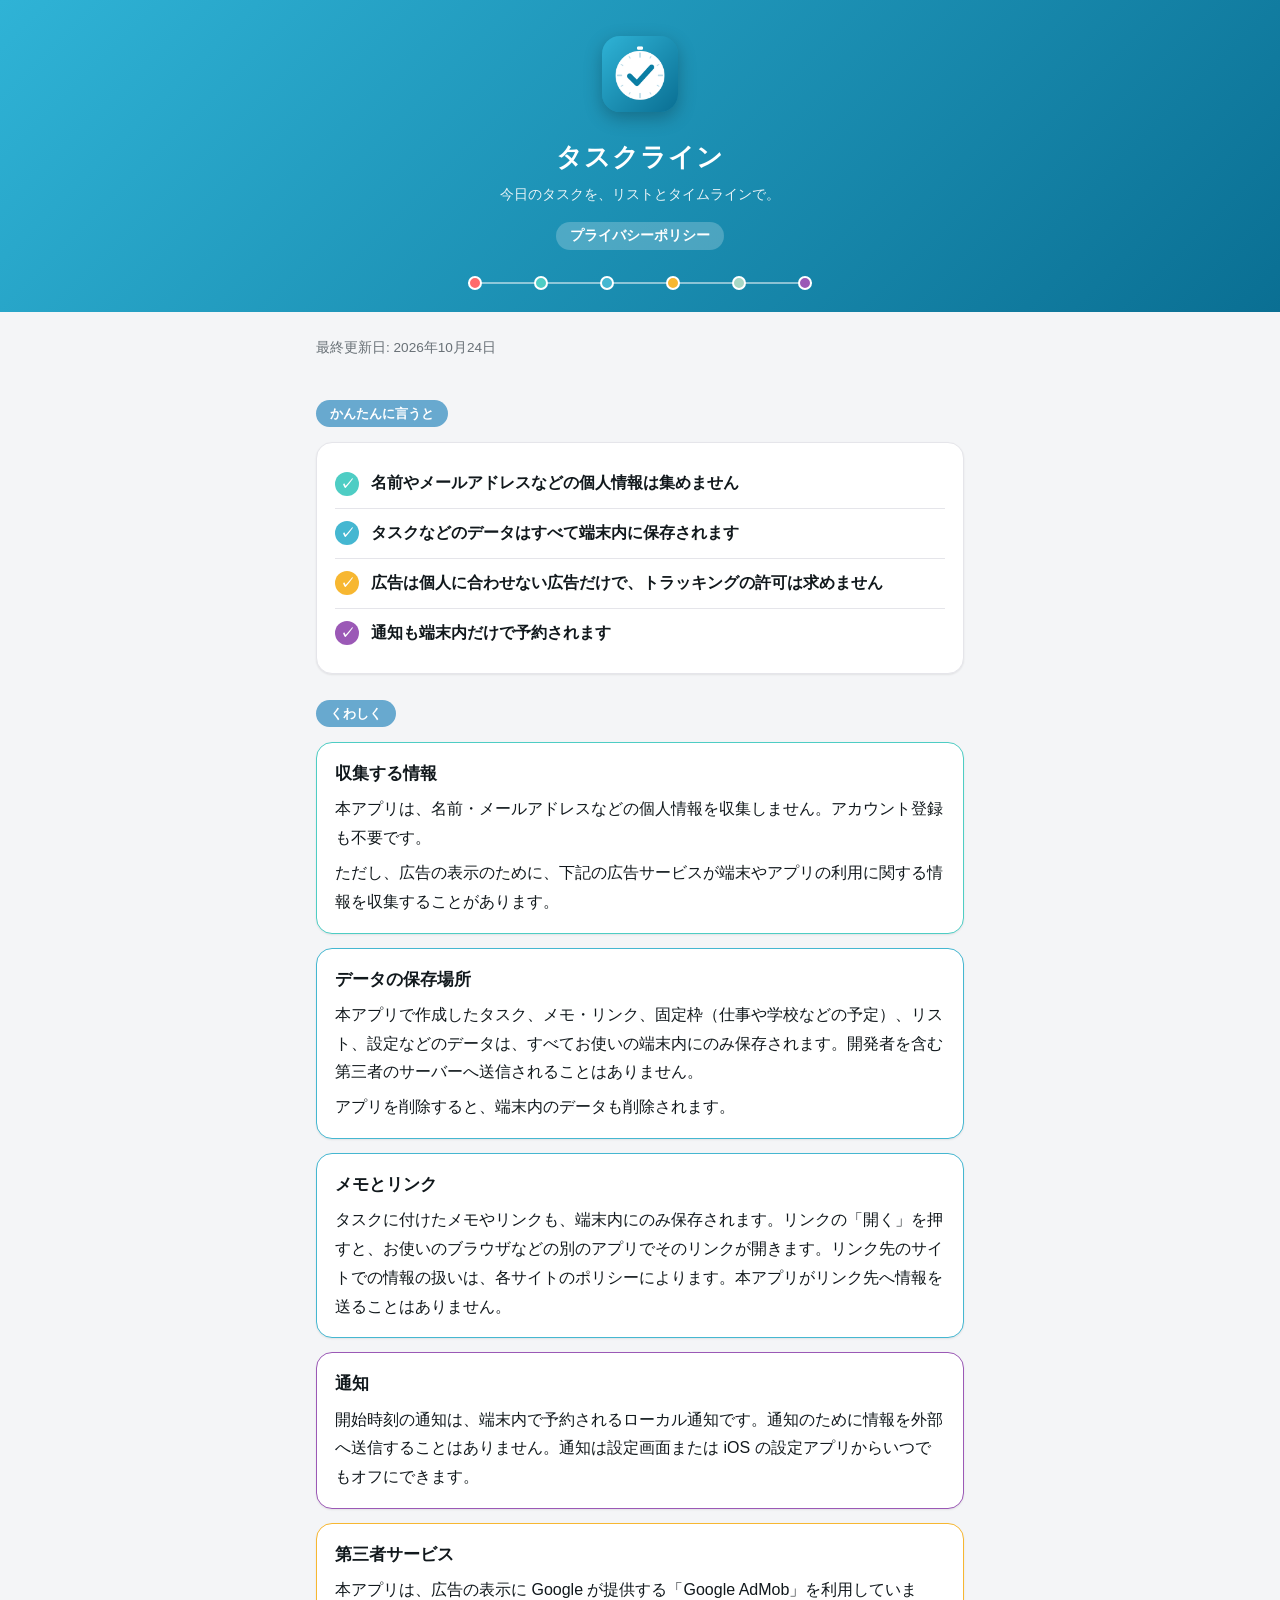
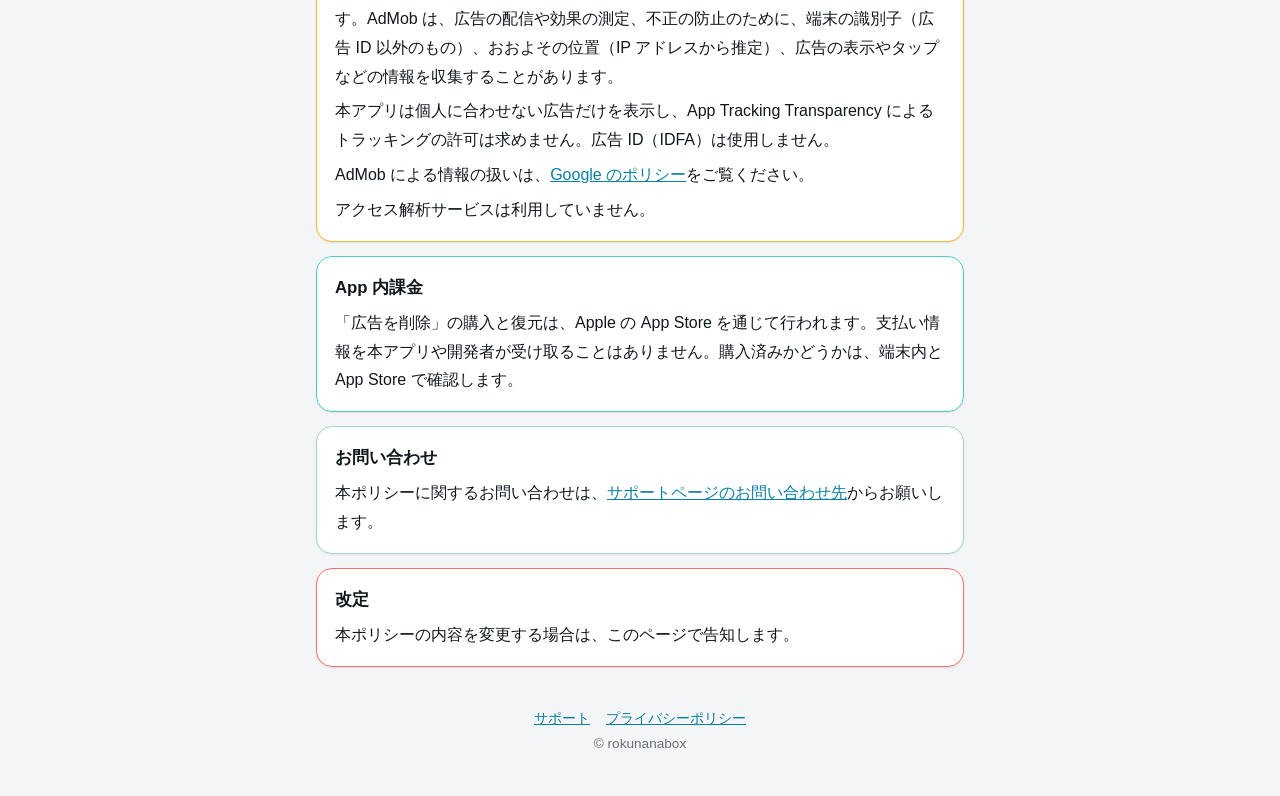
<file: taskline/privacy.html>
<!doctype html>
<html lang="ja">
<head>
  <meta charset="utf-8">
  <meta name="viewport" content="width=device-width, initial-scale=1">
  <title>タスクライン プライバシーポリシー</title>
  <link rel="icon" href="icon.png">
  <link rel="stylesheet" href="style.css">
</head>
<body>
<header class="hero">
  <img src="icon.png" alt="">
  <h1>タスクライン</h1>
  <p>今日のタスクを、リストとタイムラインで。</p>
  <span class="page-chip">プライバシーポリシー</span>
  <div class="timeline-strip" aria-hidden="true">
    <span class="c-red"></span><span class="c-teal"></span><span class="c-blue"></span><span class="c-yellow"></span><span class="c-green"></span><span class="c-purple"></span>
  </div>
</header>

<main>
  <p class="updated">最終更新日: 2026年10月24日</p>

  <span class="badge">かんたんに言うと</span>
  <div class="card">
    <ul class="checklist">
      <li><span class="check c-teal">✓</span>名前やメールアドレスなどの個人情報は集めません</li>
      <li><span class="check c-blue">✓</span>タスクなどのデータはすべて端末内に保存されます</li>
      <li><span class="check c-yellow">✓</span>広告は個人に合わせない広告だけで、トラッキングの許可は求めません</li>
      <li><span class="check c-purple">✓</span>通知も端末内だけで予約されます</li>
    </ul>
  </div>

  <span class="badge">くわしく</span>
  <section class="card b-teal">
    <h2>収集する情報</h2>
    <p>本アプリは、名前・メールアドレスなどの個人情報を収集しません。アカウント登録も不要です。</p>
    <p>ただし、広告の表示のために、下記の広告サービスが端末やアプリの利用に関する情報を収集することがあります。</p>
  </section>

  <section class="card b-blue">
    <h2>データの保存場所</h2>
    <p>本アプリで作成したタスク、メモ・リンク、固定枠（仕事や学校などの予定）、リスト、設定などのデータは、すべてお使いの端末内にのみ保存されます。開発者を含む第三者のサーバーへ送信されることはありません。</p>
    <p>アプリを削除すると、端末内のデータも削除されます。</p>
  </section>

  <section class="card b-blue">
    <h2>メモとリンク</h2>
    <p>タスクに付けたメモやリンクも、端末内にのみ保存されます。リンクの「開く」を押すと、お使いのブラウザなどの別のアプリでそのリンクが開きます。リンク先のサイトでの情報の扱いは、各サイトのポリシーによります。本アプリがリンク先へ情報を送ることはありません。</p>
  </section>

  <section class="card b-purple">
    <h2>通知</h2>
    <p>開始時刻の通知は、端末内で予約されるローカル通知です。通知のために情報を外部へ送信することはありません。通知は設定画面または iOS の設定アプリからいつでもオフにできます。</p>
  </section>

  <section class="card b-yellow">
    <h2>第三者サービス</h2>
    <p>本アプリは、広告の表示に Google が提供する「Google AdMob」を利用しています。AdMob は、広告の配信や効果の測定、不正の防止のために、端末の識別子（広告 ID 以外のもの）、おおよその位置（IP アドレスから推定）、広告の表示やタップなどの情報を収集することがあります。</p>
    <p>本アプリは個人に合わせない広告だけを表示し、App Tracking Transparency によるトラッキングの許可は求めません。広告 ID（IDFA）は使用しません。</p>
    <p>AdMob による情報の扱いは、<a href="https://policies.google.com/technologies/partner-sites?hl=ja">Google のポリシー</a>をご覧ください。</p>
    <p>アクセス解析サービスは利用していません。</p>
  </section>

  <section class="card b-teal">
    <h2>App 内課金</h2>
    <p>「広告を削除」の購入と復元は、Apple の App Store を通じて行われます。支払い情報を本アプリや開発者が受け取ることはありません。購入済みかどうかは、端末内と App Store で確認します。</p>
  </section>

  <section class="card b-green">
    <h2>お問い合わせ</h2>
    <p>本ポリシーに関するお問い合わせは、<a href="support.html#contact">サポートページのお問い合わせ先</a>からお願いします。</p>
  </section>

  <section class="card b-red">
    <h2>改定</h2>
    <p>本ポリシーの内容を変更する場合は、このページで告知します。</p>
  </section>
</main>

<footer>
  <a href="support.html">サポート</a><a href="privacy.html">プライバシーポリシー</a>
  <div>© rokunanabox</div>
</footer>
</body>
</html>
</file>
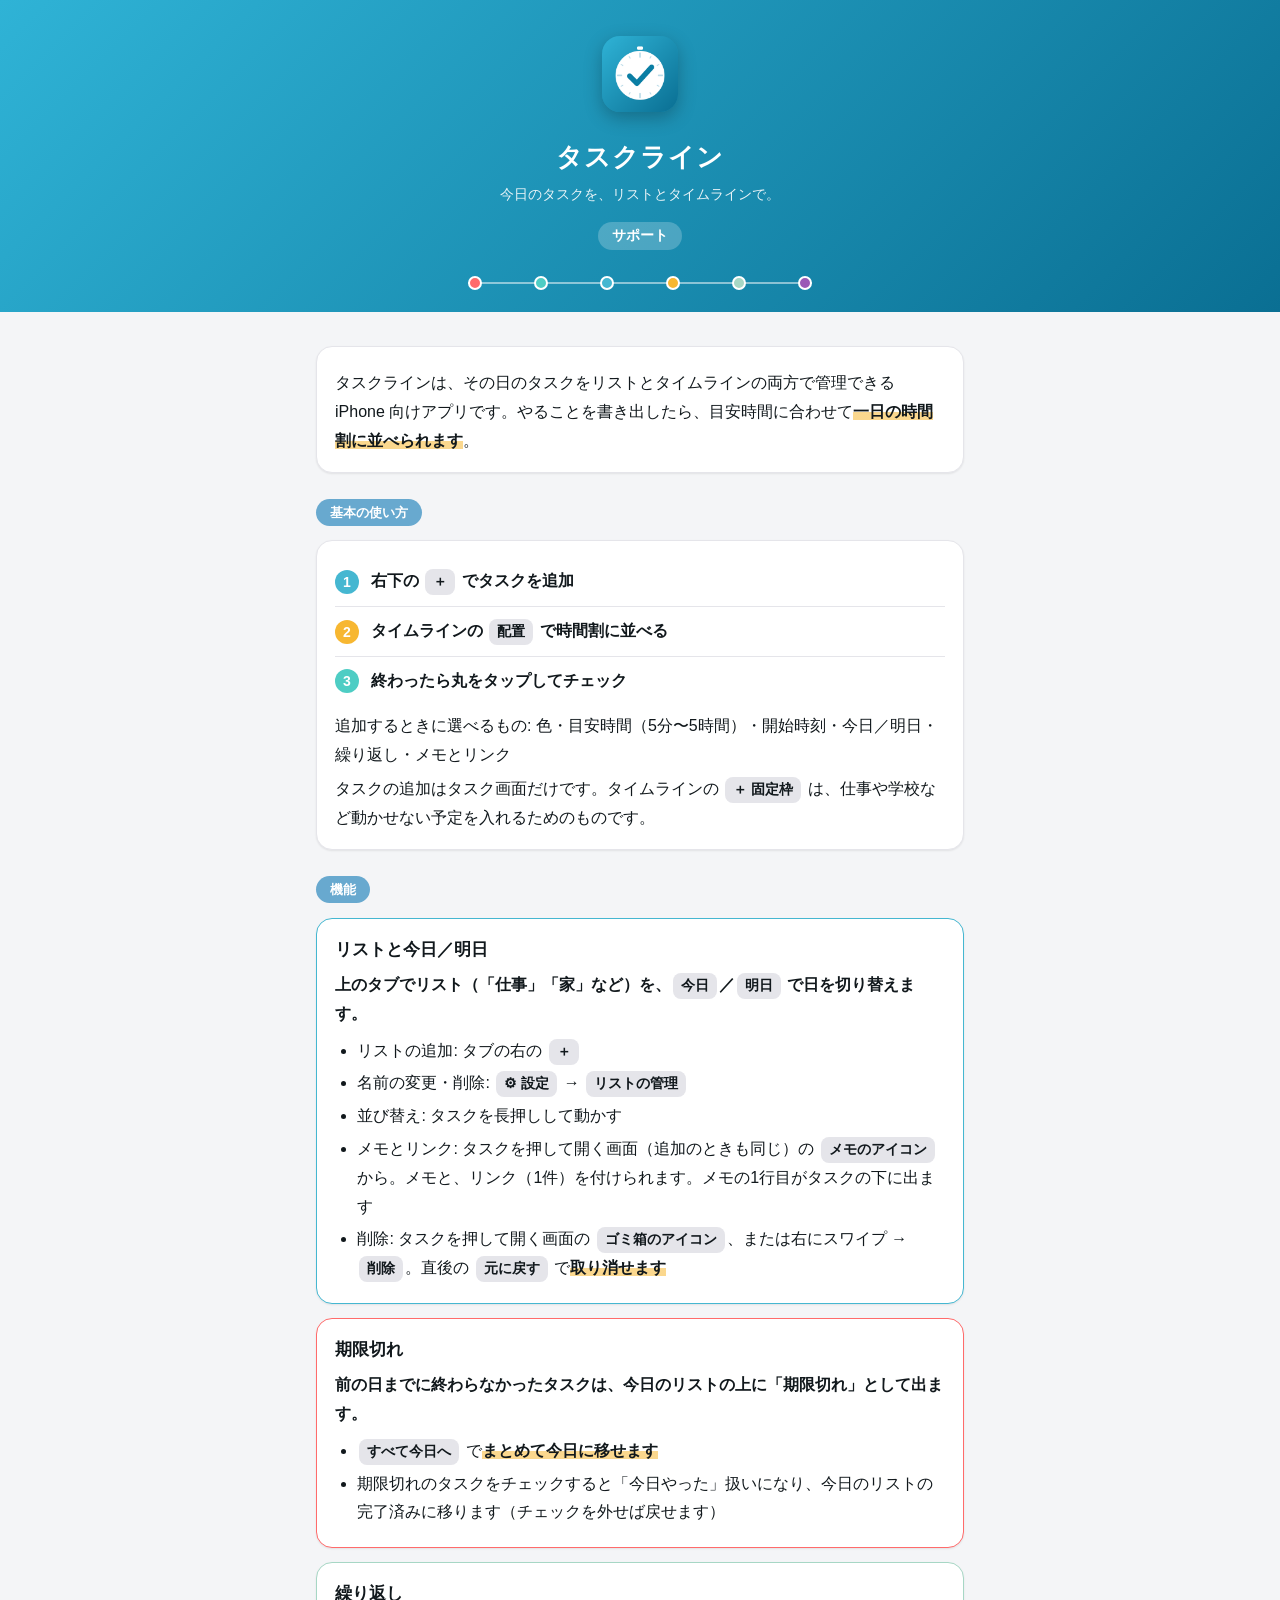
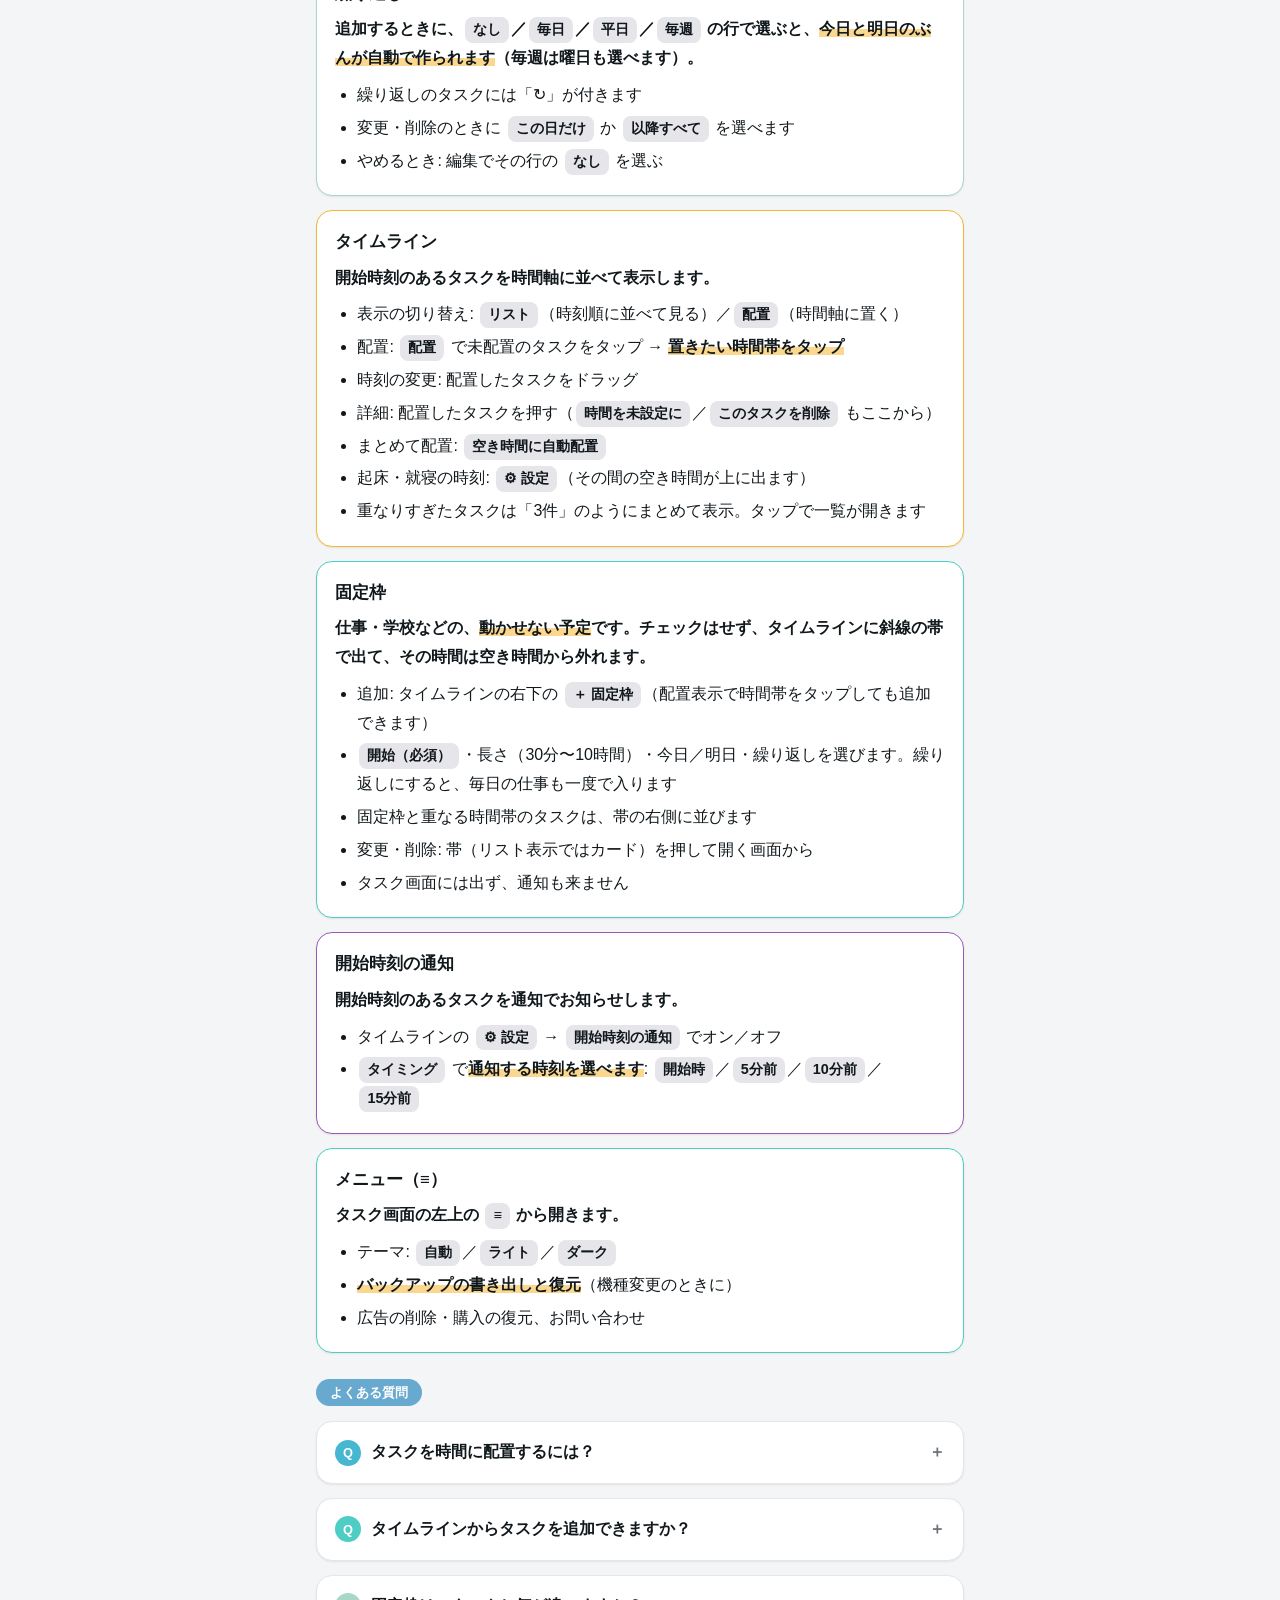
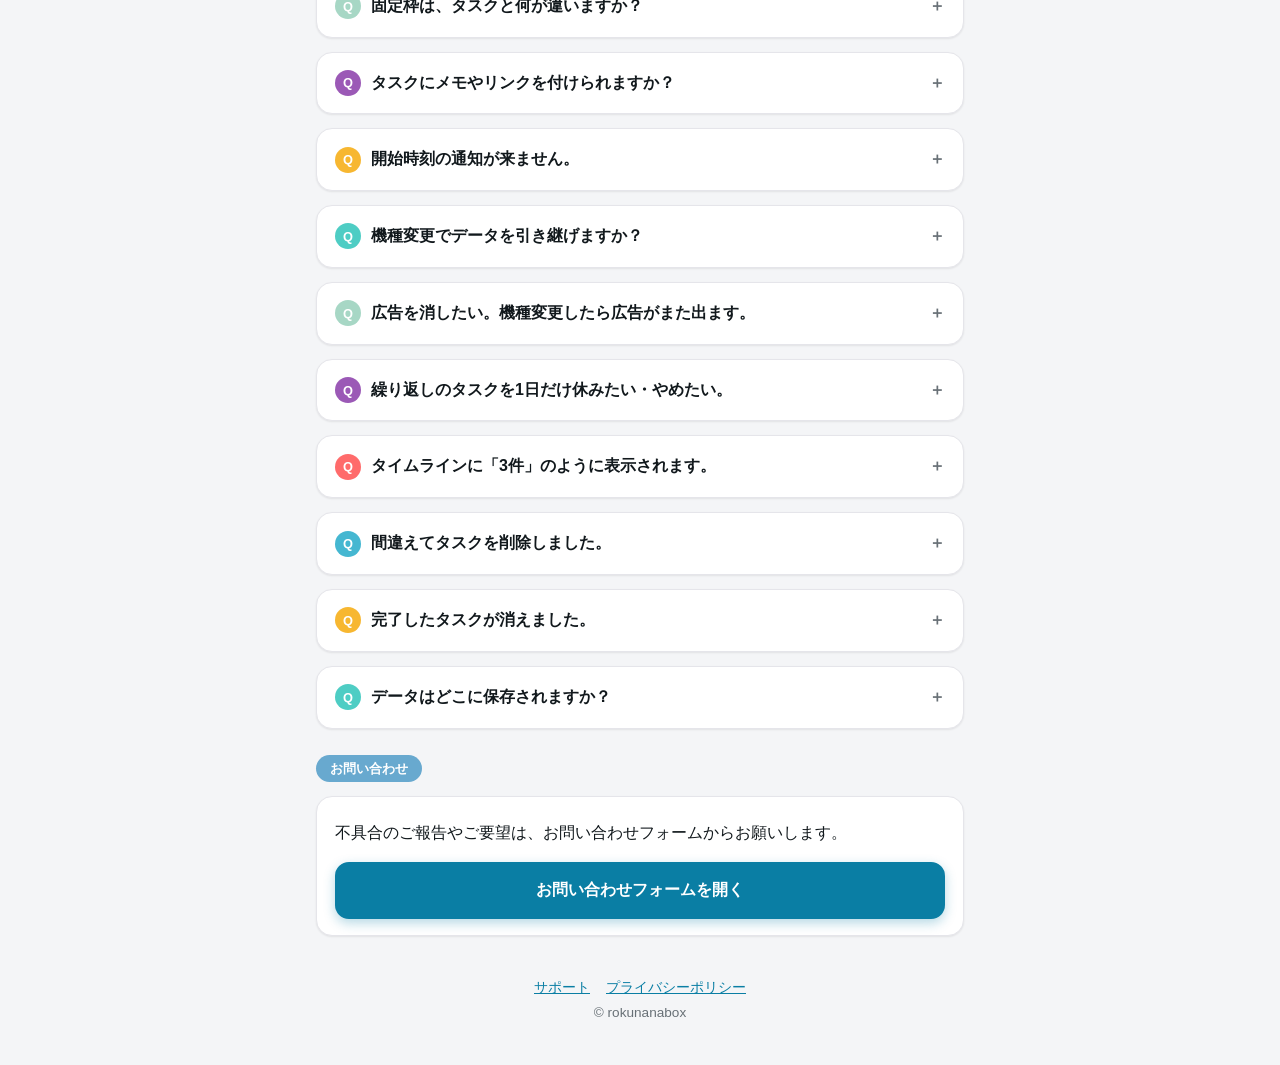
<file: taskline/support.html>
<!doctype html>
<html lang="ja">
<head>
  <meta charset="utf-8">
  <meta name="viewport" content="width=device-width, initial-scale=1">
  <title>タスクライン サポート</title>
  <link rel="icon" href="icon.png">
  <link rel="stylesheet" href="style.css">
</head>
<body>
<header class="hero">
  <img src="icon.png" alt="">
  <h1>タスクライン</h1>
  <p>今日のタスクを、リストとタイムラインで。</p>
  <span class="page-chip">サポート</span>
  <div class="timeline-strip" aria-hidden="true">
    <span class="c-red"></span><span class="c-teal"></span><span class="c-blue"></span><span class="c-yellow"></span><span class="c-green"></span><span class="c-purple"></span>
  </div>
</header>

<main>
  <div class="card">
    <p>タスクラインは、その日のタスクをリストとタイムラインの両方で管理できる iPhone 向けアプリです。やることを書き出したら、目安時間に合わせて<mark>一日の時間割に並べられます</mark>。</p>
  </div>

  <span class="badge">基本の使い方</span>
  <div class="card">
    <ul class="checklist">
      <li><span class="check c-blue">1</span><span>右下の <span class="ui">＋</span> でタスクを追加</span></li>
      <li><span class="check c-yellow">2</span><span>タイムラインの <span class="ui">配置</span> で時間割に並べる</span></li>
      <li><span class="check c-teal">3</span><span>終わったら丸をタップしてチェック</span></li>
    </ul>
    <p>追加するときに選べるもの: 色・目安時間（5分〜5時間）・開始時刻・今日／明日・繰り返し・メモとリンク</p>
    <p>タスクの追加はタスク画面だけです。タイムラインの <span class="ui">＋ 固定枠</span> は、仕事や学校など動かせない予定を入れるためのものです。</p>
  </div>

  <span class="badge">機能</span>
  <section class="card b-blue">
    <h2>リストと今日／明日</h2>
    <p class="lead">上のタブでリスト（「仕事」「家」など）を、<span class="ui">今日</span>／<span class="ui">明日</span> で日を切り替えます。</p>
    <ul class="steps">
      <li>リストの追加: タブの右の <span class="ui">＋</span></li>
      <li>名前の変更・削除: <span class="ui">⚙ 設定</span> → <span class="ui">リストの管理</span></li>
      <li>並び替え: タスクを長押しして動かす</li>
      <li>メモとリンク: タスクを押して開く画面（追加のときも同じ）の <span class="ui">メモのアイコン</span> から。メモと、リンク（1件）を付けられます。メモの1行目がタスクの下に出ます</li>
      <li>削除: タスクを押して開く画面の <span class="ui">ゴミ箱のアイコン</span>、または右にスワイプ → <span class="ui">削除</span>。直後の <span class="ui">元に戻す</span> で<mark>取り消せます</mark></li>
    </ul>
  </section>

  <section class="card b-red">
    <h2>期限切れ</h2>
    <p class="lead">前の日までに終わらなかったタスクは、今日のリストの上に「期限切れ」として出ます。</p>
    <ul class="steps">
      <li><span class="ui">すべて今日へ</span> で<mark>まとめて今日に移せます</mark></li>
      <li>期限切れのタスクをチェックすると「今日やった」扱いになり、今日のリストの完了済みに移ります（チェックを外せば戻せます）</li>
    </ul>
  </section>

  <section class="card b-green">
    <h2>繰り返し</h2>
    <p class="lead">追加するときに、<span class="ui">なし</span>／<span class="ui">毎日</span>／<span class="ui">平日</span>／<span class="ui">毎週</span> の行で選ぶと、<mark>今日と明日のぶんが自動で作られます</mark>（毎週は曜日も選べます）。</p>
    <ul class="steps">
      <li>繰り返しのタスクには「↻」が付きます</li>
      <li>変更・削除のときに <span class="ui">この日だけ</span> か <span class="ui">以降すべて</span> を選べます</li>
      <li>やめるとき: 編集でその行の <span class="ui">なし</span> を選ぶ</li>
    </ul>
  </section>

  <section class="card b-yellow">
    <h2>タイムライン</h2>
    <p class="lead">開始時刻のあるタスクを時間軸に並べて表示します。</p>
    <ul class="steps">
      <li>表示の切り替え: <span class="ui">リスト</span>（時刻順に並べて見る）／<span class="ui">配置</span>（時間軸に置く）</li>
      <li>配置: <span class="ui">配置</span> で未配置のタスクをタップ → <mark>置きたい時間帯をタップ</mark></li>
      <li>時刻の変更: 配置したタスクをドラッグ</li>
      <li>詳細: 配置したタスクを押す（<span class="ui">時間を未設定に</span>／<span class="ui">このタスクを削除</span> もここから）</li>
      <li>まとめて配置: <span class="ui">空き時間に自動配置</span></li>
      <li>起床・就寝の時刻: <span class="ui">⚙ 設定</span>（その間の空き時間が上に出ます）</li>
      <li>重なりすぎたタスクは「3件」のようにまとめて表示。タップで一覧が開きます</li>
    </ul>
  </section>

  <section class="card b-teal">
    <h2>固定枠</h2>
    <p class="lead">仕事・学校などの、<mark>動かせない予定</mark>です。チェックはせず、タイムラインに斜線の帯で出て、その時間は空き時間から外れます。</p>
    <ul class="steps">
      <li>追加: タイムラインの右下の <span class="ui">＋ 固定枠</span>（配置表示で時間帯をタップしても追加できます）</li>
      <li><span class="ui">開始（必須）</span>・長さ（30分〜10時間）・今日／明日・繰り返しを選びます。繰り返しにすると、毎日の仕事も一度で入ります</li>
      <li>固定枠と重なる時間帯のタスクは、帯の右側に並びます</li>
      <li>変更・削除: 帯（リスト表示ではカード）を押して開く画面から</li>
      <li>タスク画面には出ず、通知も来ません</li>
    </ul>
  </section>

  <section class="card b-purple">
    <h2>開始時刻の通知</h2>
    <p class="lead">開始時刻のあるタスクを通知でお知らせします。</p>
    <ul class="steps">
      <li>タイムラインの <span class="ui">⚙ 設定</span> → <span class="ui">開始時刻の通知</span> でオン／オフ</li>
      <li><span class="ui">タイミング</span> で<mark>通知する時刻を選べます</mark>: <span class="ui">開始時</span>／<span class="ui">5分前</span>／<span class="ui">10分前</span>／<span class="ui">15分前</span></li>
    </ul>
  </section>

  <section class="card b-teal">
    <h2>メニュー（≡）</h2>
    <p class="lead">タスク画面の左上の <span class="ui">≡</span> から開きます。</p>
    <ul class="steps">
      <li>テーマ: <span class="ui">自動</span>／<span class="ui">ライト</span>／<span class="ui">ダーク</span></li>
      <li><mark>バックアップの書き出しと復元</mark>（機種変更のときに）</li>
      <li>広告の削除・購入の復元、お問い合わせ</li>
    </ul>
  </section>

  <span class="badge">よくある質問</span>
  <details class="card faq">
    <summary><span class="q c-blue">Q</span>タスクを時間に配置するには？</summary>
    <ol class="steps">
      <li>タイムライン画面で <span class="ui">配置</span> を選ぶ</li>
      <li>未配置のタスクをタップして選ぶ</li>
      <li>置きたい時間帯をタップ（長押しでドラッグしても置けます）</li>
    </ol>
    <p><span class="ui">空き時間に自動配置</span> で、まとめて空き時間に並べることもできます。</p>
  </details>
  <details class="card faq">
    <summary><span class="q c-teal">Q</span>タイムラインからタスクを追加できますか？</summary>
    <p>タスクの追加は<mark>タスク画面だけ</mark>です。タイムラインの <span class="ui">＋ 固定枠</span> は、仕事や学校などの動かせない予定を入れるためのものです。</p>
    <p>時間を決めて入れたいタスクは、タスク画面で追加するときに <span class="ui">開始指定</span> を選ぶか、追加したあとにタイムラインの <span class="ui">配置</span> で時間に置きます。</p>
  </details>
  <details class="card faq">
    <summary><span class="q c-green">Q</span>固定枠は、タスクと何が違いますか？</summary>
    <p>固定枠は、仕事・学校・通院など<mark>時間が決まっていて動かせない予定</mark>です。チェックして完了にするものではなく、その時間は「空き」から除かれます。タスクは、やることを時間に置いて、終わったらチェックするものです。</p>
  </details>
  <details class="card faq">
    <summary><span class="q c-purple">Q</span>タスクにメモやリンクを付けられますか？</summary>
    <p>はい。タスクの追加・編集の画面の下にある<span class="ui">メモのアイコン</span>から、メモと、リンク（1件）を付けられます。リンクは <span class="ui">開く</span> で、ブラウザなど別のアプリで開きます。</p>
  </details>
  <details class="card faq">
    <summary><span class="q c-yellow">Q</span>開始時刻の通知が来ません。</summary>
    <ul class="steps">
      <li>iOS の <span class="ui">設定</span> → <span class="ui">通知</span> → <span class="ui">タスクライン</span> で許可されているか</li>
      <li>タイムラインの <span class="ui">⚙ 設定</span> で <span class="ui">開始時刻の通知</span> がオンか</li>
      <li>タスクに開始時刻があり、未完了か</li>
    </ul>
  </details>
  <details class="card faq">
    <summary><span class="q c-teal">Q</span>機種変更でデータを引き継げますか？</summary>
    <p>はい。<mark>メニューのバックアップで引き継げます。</mark></p>
    <ol class="steps">
      <li>古い iPhone: <span class="ui">≡</span> → <span class="ui">バックアップを書き出す</span> → 「ファイル」の iCloud Drive などに保存</li>
      <li>新しい iPhone: <span class="ui">≡</span> → <span class="ui">バックアップから復元</span> → そのファイルを選ぶ</li>
    </ol>
    <p>復元すると、新しい iPhone にあったタスクと設定は置き換わります。iPhone 全体のバックアップから復元した場合も引き継がれます。</p>
  </details>
  <details class="card faq">
    <summary><span class="q c-green">Q</span>広告を消したい。機種変更したら広告がまた出ます。</summary>
    <p><span class="ui">≡</span> → <span class="ui">広告を削除</span> で、買い切りで広告を非表示にできます。</p>
    <p>購入済みなのに広告が出るときは、同じ Apple ID のまま <span class="ui">≡</span> → <span class="ui">購入を復元</span> を押してください（バックアップの復元では購入は引き継がれません）。</p>
  </details>
  <details class="card faq">
    <summary><span class="q c-purple">Q</span>繰り返しのタスクを1日だけ休みたい・やめたい。</summary>
    <ul class="steps">
      <li>1日だけ休む: その日のタスクを削除 → <span class="ui">この日だけ削除</span></li>
      <li>やめる: 削除 → <span class="ui">以降もすべて削除</span>、または編集で繰り返しの行の <span class="ui">なし</span> を選ぶ</li>
    </ul>
  </details>
  <details class="card faq">
    <summary><span class="q c-red">Q</span>タイムラインに「3件」のように表示されます。</summary>
    <p>同じ時間帯にタスクが重なりすぎたときに、まとめて表示しています。<mark>タップすると一覧が開き</mark>、完了にしたり詳細を開いたりできます。時刻をずらすと、ふつうの表示に戻ります。</p>
  </details>
  <details class="card faq">
    <summary><span class="q c-blue">Q</span>間違えてタスクを削除しました。</summary>
    <p>削除の直後に画面の下に出る <span class="ui">元に戻す</span> を押すと戻せます。しばらくたつと戻せなくなります。</p>
  </details>
  <details class="card faq">
    <summary><span class="q c-yellow">Q</span>完了したタスクが消えました。</summary>
    <p>完了したタスクは、<mark>その日から90日たつと</mark>アプリの起動時に自動で片付けます。未完了のタスクは「期限切れ」として残ります。</p>
  </details>
  <details class="card faq">
    <summary><span class="q c-teal">Q</span>データはどこに保存されますか？</summary>
    <p>タスク（メモ・リンクを含む）や固定枠、設定は、<mark>お使いの iPhone の中だけ</mark>に保存され、外部へは送信されません。くわしくは<a href="privacy.html">プライバシーポリシー</a>をご覧ください。</p>
  </details>

  <span class="badge" id="contact">お問い合わせ</span>
  <div class="card">
    <p>不具合のご報告やご要望は、お問い合わせフォームからお願いします。</p>
    <a class="primary-button" href="https://forms.gle/grSxTFB1MuxKrvfKA">お問い合わせフォームを開く</a>
  </div>
</main>

<footer>
  <a href="support.html">サポート</a><a href="privacy.html">プライバシーポリシー</a>
  <div>© rokunanabox</div>
</footer>
</body>
</html>
</file>
<file: nomidoko/lp.css>
/* 飲みドコ 紹介ページ (index.html)。サポート等は style.css */
:root{--bg:#F3EEE5;--card:#FFFCF7;--ink:#1A1A1F;--sub:#6E6A64;--line:#E3D8C6;--red:#D63A2F;--navy:#1C2A44;--night:#141B2D;--gold:#F2B233;--cream:#F2EADB}
*{box-sizing:border-box}
html{scroll-behavior:smooth}
body{margin:0;background:var(--bg);color:var(--ink);font-family:"Zen Kaku Gothic New","Hiragino Sans",sans-serif;line-height:1.8;-webkit-font-smoothing:antialiased;overflow-x:hidden}
a{color:var(--navy)}
img{max-width:100%}
.wrap{max-width:1040px;margin:0 auto;padding:0 20px}
em{font-style:normal}
.pc{display:inline}

/* ヒーロー */
.hero{position:relative;background:radial-gradient(120% 90% at 80% 10%,#2A3A5E 0%,var(--night) 55%,#0E1322 100%);color:var(--cream);overflow:hidden;padding-bottom:70px}
.glow{position:absolute;border-radius:50%;filter:blur(60px);opacity:.55;pointer-events:none}
.g1{width:340px;height:340px;background:#E0453A;top:-80px;left:-90px;opacity:.35}
.g2{width:420px;height:420px;background:#F2B233;top:120px;right:-120px;opacity:.22}
.g3{width:260px;height:260px;background:#E0453A;bottom:-60px;right:30%;opacity:.18}
.nav{position:relative;display:flex;justify-content:space-between;align-items:center;padding-top:18px;padding-bottom:6px}
.logo{display:flex;align-items:center;gap:10px;font-family:"Zen Old Mincho",serif;font-weight:900;font-size:22px;color:var(--cream);text-decoration:none;letter-spacing:.04em}
.logo img{border-radius:8px}
.logo b{font-weight:900}
.logo span{color:#FF8A7A}
.navlink{color:var(--cream);opacity:.8;font-size:14px;text-decoration:none;border:1px solid rgba(255,255,255,.25);border-radius:999px;padding:4px 14px}
.hero-in{position:relative;display:grid;grid-template-columns:1.15fr .85fr;gap:24px;align-items:center;padding-top:30px}
.eyebrow{display:inline-block;margin:0 0 14px;font-size:13px;font-weight:700;letter-spacing:.12em;color:var(--gold);border-bottom:1px solid rgba(242,178,51,.5);padding-bottom:2px}
.hero h1{font-family:"Zen Old Mincho",serif;font-weight:900;font-size:clamp(32px,4.6vw,52px);word-break:keep-all;line-height:1.35;margin:0 0 18px;letter-spacing:.02em}
.hero h1 em{color:#FF8A7A;text-shadow:0 0 28px rgba(255,120,100,.45)}
.lead{font-size:16px;opacity:.88;margin:0 0 26px}
.cta{display:flex;flex-wrap:wrap;align-items:center;gap:14px}
.soon{display:inline-flex;align-items:center;gap:8px;background:var(--cream);color:var(--night);font-weight:900;border-radius:14px;padding:12px 20px;font-size:15px;box-shadow:0 8px 24px rgba(0,0,0,.3)}
.shot-note{font-size:12px;opacity:.7;margin:14px 0 0}
.shot-note.dark{text-align:center;color:var(--sub);opacity:1;margin-top:10px}
.more{color:var(--cream);opacity:.85;font-weight:700;text-decoration:none;font-size:14px}
.hero-phones{position:relative;height:560px}
.phone{border-radius:42px;background:#0B0B0F;padding:9px;box-shadow:0 30px 60px rgba(0,0,0,.45),0 0 0 1px rgba(255,255,255,.08) inset}
.phone{position:relative}
.phone::before{content:"";display:block;position:relative;z-index:1;margin-bottom:-2px;padding-top:12.8%;border-radius:34px 34px 0 0;background:#F3EEE5 url("data:image/svg+xml,%3Csvg%20xmlns%3D%27http%3A%2F%2Fwww.w3.org%2F2000%2Fsvg%27%20viewBox%3D%270%200%20390%2050%27%3E%3Ctext%20x%3D%2758%27%20y%3D%2734%27%20font-family%3D%27-apple-system%2CHelvetica%2CArial%2Csans-serif%27%20font-size%3D%2717%27%20font-weight%3D%27700%27%20fill%3D%27%231A1A1F%27%20text-anchor%3D%27middle%27%3E21%3A00%3C%2Ftext%3E%3Cg%20fill%3D%27%231A1A1F%27%3E%3Crect%20x%3D%27292%27%20y%3D%2726%27%20width%3D%273.5%27%20height%3D%276%27%20rx%3D%271%27%2F%3E%3Crect%20x%3D%27298%27%20y%3D%2723%27%20width%3D%273.5%27%20height%3D%279%27%20rx%3D%271%27%2F%3E%3Crect%20x%3D%27304%27%20y%3D%2720%27%20width%3D%273.5%27%20height%3D%2712%27%20rx%3D%271%27%2F%3E%3Crect%20x%3D%27310%27%20y%3D%2717%27%20width%3D%273.5%27%20height%3D%2715%27%20rx%3D%271%27%2F%3E%3Cpath%20d%3D%27M327%2031.5l3-3.4a4.6%204.6%200%200%200-6%200zM320.5%2024.6l2%202.2a7.6%207.6%200%200%201%209%200l2-2.2a10.6%2010.6%200%200%200-13%200zM317.6%2021.4l2%202.2a11.8%2011.8%200%200%201%2014.8%200l2-2.2a14.8%2014.8%200%200%200-18.8%200z%27%2F%3E%3Crect%20x%3D%27343%27%20y%3D%2717.5%27%20width%3D%2725%27%20height%3D%2713%27%20rx%3D%274%27%20fill%3D%27none%27%20stroke%3D%27%231A1A1F%27%20stroke-opacity%3D%27.4%27%20stroke-width%3D%271.2%27%2F%3E%3Crect%20x%3D%27345%27%20y%3D%2719.5%27%20width%3D%2718%27%20height%3D%279%27%20rx%3D%272.2%27%2F%3E%3Crect%20x%3D%27369.5%27%20y%3D%2721.6%27%20width%3D%271.8%27%20height%3D%274.8%27%20rx%3D%27.9%27%20fill-opacity%3D%27.45%27%2F%3E%3C%2Fg%3E%3C%2Fsvg%3E") center/100% 100% no-repeat}
.phone::after{content:"";position:absolute;z-index:2;top:9px;margin-top:1.8%;left:50%;transform:translateX(-50%);width:31%;aspect-ratio:3.3/1;border-radius:999px;background:#0B0B0F}
.phone img{display:block;width:100%;height:auto;border-radius:0 0 34px 34px}
.hero-phones .phone{position:absolute;width:240px}
.hero-phones .front{left:24%;top:10px;transform:rotate(-4deg);z-index:2}
.hero-phones .back{right:-6%;top:60px;transform:rotate(6deg);opacity:.92}
/* だるまは画面と重ならないよう左下に。吹き出しはだるまの上 */
.dm-peek{position:absolute;left:0;bottom:24px;z-index:3;display:flex;flex-direction:column-reverse;align-items:center;gap:6px;width:96px}
.dm-peek img{filter:drop-shadow(0 8px 14px rgba(0,0,0,.35));animation:bob 3.2s ease-in-out infinite}
.bub{background:#fff;color:var(--ink);font-weight:900;font-size:14px;border-radius:16px 16px 4px 16px;padding:8px 12px;text-align:center;line-height:1.4;box-shadow:0 6px 16px rgba(0,0,0,.25)}
@keyframes bob{0%,100%{transform:translateY(0) rotate(-3deg)}50%{transform:translateY(-6px) rotate(3deg)}}
.wave{position:absolute;bottom:-1px;left:0;width:100%;height:60px}

/* 波紋(アプリの「今日どこ行く?」と同じ同心円)。外側ほど薄くする */
.rip{position:absolute;pointer-events:none;width:var(--s,480px);aspect-ratio:1;background:center/contain no-repeat;-webkit-mask:radial-gradient(closest-side,#000 45%,transparent);mask:radial-gradient(closest-side,#000 45%,transparent);z-index:0}
.rl{background-image:url(img/rip-light.svg)}
.rd{background-image:url(img/rip-dark.svg)}
.rr{background-image:url(img/rip-red.svg)}
.rel{position:relative}
main{overflow-x:clip}
.rel > :not(.rip),.dm-band > :not(.rip),.end > :not(.rip){position:relative;z-index:1}
/* 機能の画面の後ろにも */
.feat{position:relative}
.feat::before{content:"";position:absolute;z-index:-1;pointer-events:none;width:620px;aspect-ratio:1;left:calc(150px - 310px + 20px);top:50%;transform:translateY(-50%);background:url(img/rip-dark.svg) center/contain no-repeat;-webkit-mask:radial-gradient(closest-side,#000 45%,transparent);mask:radial-gradient(closest-side,#000 45%,transparent)}
.feat.rev::before{left:auto;right:calc(150px - 310px + 20px)}
.feat:nth-of-type(odd)::before{background-image:url(img/rip-red.svg)}

/* セクション */
.sec{padding:56px 20px 8px}
.kicker{text-align:center;font-weight:900;color:var(--red);letter-spacing:.1em;font-size:14px;margin:0 0 10px}
.h2{text-align:center;font-family:"Zen Old Mincho",serif;font-weight:900;font-size:clamp(26px,4vw,38px);margin:0 0 30px;line-height:1.4}
.h2 em{color:var(--red)}
.aru{display:grid;grid-template-columns:repeat(3,1fr);gap:14px}
.say{position:relative;background:var(--card);border:1px solid var(--line);border-radius:20px;padding:20px 20px 18px;box-shadow:0 4px 14px rgba(60,40,20,.06)}
.say{display:flex;align-items:center;gap:14px;padding:16px 18px!important}
.say .em{flex:0 0 auto;font-size:30px;line-height:1;width:52px;height:52px;border-radius:16px;background:#F7EFE2;display:flex;align-items:center;justify-content:center}
.say p{margin:0;font-weight:700;font-size:15px;line-height:1.6;text-wrap:pretty;word-break:auto-phrase}
.aru-ans{text-align:center;font-weight:900;font-size:clamp(17px,2.4vw,21px);margin:34px 0 0}
.aru-ans em{color:var(--red)}
.feat-head{padding-bottom:0}
.feat-head .h2{margin-bottom:0}
.steps{list-style:none;padding:0;margin:0;display:grid;grid-template-columns:repeat(3,1fr);gap:16px;counter-reset:s}
.steps li{text-align:center;position:relative;background:var(--navy);color:var(--cream);border-radius:22px;padding:26px 22px 22px;overflow:hidden}
.steps li::before{content:"";position:absolute;right:-70px;top:-70px;width:220px;height:220px;background:url(img/rip-light.svg) center/contain no-repeat,radial-gradient(circle,rgba(242,178,51,.26),transparent 45%);-webkit-mask:radial-gradient(closest-side,#000 55%,transparent);mask:radial-gradient(closest-side,#000 55%,transparent)}
.steps .num{display:flex;margin-left:auto;margin-right:auto;width:40px;height:40px;border-radius:50%;background:var(--red);color:#fff;font-weight:900;font-size:19px;align-items:center;justify-content:center;margin-bottom:10px}
.steps h3{font-family:"Zen Old Mincho",serif;font-size:24px;margin:0 0 6px}
.steps p{margin:0;font-size:14px;opacity:.85;text-align:left;text-wrap:pretty;word-break:auto-phrase}

/* 機能 */
.feat{display:grid;grid-template-columns:300px 1fr;gap:56px;align-items:center;padding-top:64px;padding-bottom:8px;max-width:900px}
.feat.rev{grid-template-columns:1fr 300px}
.feat.rev > :first-child{order:2}
.feat .phone.sm{width:260px;margin:0 auto;transform:rotate(-2deg)}
.feat.rev .phone.sm{transform:rotate(2deg)}
.feat .txt > p.tag,.tag{display:inline-block;margin:0 0 10px;background:var(--red);color:#fff;font-weight:900;font-size:12px;letter-spacing:.1em;border-radius:999px;padding:2px 12px}
.feat h3{font-family:"Zen Old Mincho",serif;font-weight:900;font-size:clamp(22px,3vw,30px);line-height:1.4;margin:0 0 10px}
.feat .txt > p{color:#3E3A36;font-size:15.5px;margin:0 0 12px}
.chk{list-style:none;padding:0;margin:0}
.chk li{position:relative;padding-left:26px;font-size:14.5px;font-weight:700;margin:4px 0}
.chk li::before{content:"";position:absolute;left:0;top:6px;width:16px;height:16px;border-radius:50%;background:var(--gold);box-shadow:inset 0 0 0 4px #FCE7B8}

/* だるま */
.dm-band{position:relative;overflow:hidden;display:flex;gap:28px;align-items:center;background:linear-gradient(135deg,#FFF6EA,#FCE9DA);border:1px solid #F1D6BF;border-radius:28px;padding:28px 32px}
.dm-band img{flex:0 0 auto;filter:drop-shadow(0 10px 14px rgba(150,40,30,.25))}
.dm-band h3{font-family:"Zen Old Mincho",serif;font-weight:900;font-size:26px;margin:0 0 6px;color:var(--red)}
.dm-band p{margin:0;font-size:15px;color:#4A4440}

/* プライバシー */
.priv{background:var(--card);border:1px solid var(--line);border-radius:24px;padding:26px 28px}
.priv h3{font-family:"Zen Old Mincho",serif;font-size:22px;margin:0 0 12px}
.vis p{margin:6px 0;font-size:14.5px}
.lb{display:inline-block;min-width:70px;text-align:center;font-weight:900;font-size:12px;border-radius:8px;padding:2px 8px;margin-right:10px}
.lb.on{background:var(--navy);color:var(--cream)}
.lb.off{border:1px dashed var(--sub);color:var(--sub)}
.priv .note{color:var(--sub);font-size:13.5px;margin:12px 0 0}

/* 締め */
.end{position:relative;overflow:hidden;margin:64px 0 0;text-align:center;background:radial-gradient(90% 120% at 50% 0%,#2A3A5E,var(--night));color:var(--cream);padding:56px 20px 60px}
.end img{animation:bob 3.2s ease-in-out infinite;filter:drop-shadow(0 10px 16px rgba(0,0,0,.4))}
.end h2{font-family:"Zen Old Mincho",serif;font-weight:900;font-size:clamp(28px,4.4vw,42px);margin:8px 0 6px}
.end p{opacity:.85;margin:0 0 22px}
.btn{display:inline-block;background:var(--red);color:#fff;text-decoration:none;font-weight:900;border-radius:999px;padding:13px 30px;box-shadow:0 10px 24px rgba(214,58,47,.4)}
.credit{font-size:12.5px;color:var(--sub);text-align:center;padding-top:20px}
.ft{text-align:center;font-size:12.5px;color:var(--sub);padding:4px 16px 36px;line-height:2}

/* スマホ */
@media (max-width:820px){
  .pc{display:none}
  .hero-in{grid-template-columns:1fr;text-align:center;padding-top:20px}
  .cta{justify-content:center}
  .hero-phones{height:470px;max-width:380px;margin:10px auto 0;width:100%}
  .hero-phones .phone{width:200px}
  .hero-phones .front{left:23%}
  .hero-phones .back{right:-14%}
  .dm-peek{left:0;bottom:30px;width:76px}
  .dm-peek img{width:62px;height:auto}
  .bub{font-size:12px;padding:6px 8px}
  .aru,.steps{grid-template-columns:1fr}
  .aru{gap:20px}
  .feat,.feat.rev{grid-template-columns:1fr;gap:26px;text-align:left;padding-top:52px}
  .feat.rev > :first-child{order:0}
  .feat .phone.sm{width:230px}
  .feat::before,.feat.rev::before{width:520px;left:50%;right:auto;top:270px;transform:translate(-50%,-50%)}

  .dm-band{flex-direction:column;text-align:center;padding:26px 20px}
  .sec{padding-left:16px;padding-right:16px}
  .wrap{padding-left:16px;padding-right:16px}
}
@media (prefers-reduced-motion:reduce){.dm-peek img,.end img{animation:none}html{scroll-behavior:auto}}
</file>
<file: nomidoko/style.css>
/* 飲みドコ の プライバシーポリシー・サポート (privacy.html / support.html)。アプリは dev/sakabazu-app */
:root{--bg:#F3EEE5;--card:#FFFCF7;--ink:#1A1A1F;--sub:#6E6A64;--line:#E3D8C6;--red:#D63A2F;--indigo:#1C2A44;--on-indigo:#F2EADB}
*{box-sizing:border-box}
body{margin:0;background:var(--bg);color:var(--ink);font-family:"Zen Kaku Gothic New","Hiragino Sans",sans-serif;line-height:1.8;-webkit-font-smoothing:antialiased}
a{color:var(--indigo)}
.wrap{max-width:680px;margin:0 auto;padding:0 16px}
.hd{background:var(--indigo);color:var(--on-indigo);padding:18px 0 16px;border-bottom:4px solid var(--red)}
.hd .logo{font-family:"Zen Old Mincho",serif;font-weight:700;font-size:24px;color:var(--on-indigo);text-decoration:none;letter-spacing:.04em}
.hd .logo span{color:#FF8A7A}
.hd p{margin:2px 0 0;font-size:13px;opacity:.85}
main{padding:8px 16px 40px}
h1{font-family:"Zen Old Mincho",serif;font-size:24px;margin:24px 0 4px}
h2{font-size:17px;margin:28px 0 8px;padding-left:10px;border-left:4px solid var(--red)}
h3{font-size:15px;margin:16px 0 4px}
p,li{font-size:14.5px}
ul{padding-left:1.3em;margin:6px 0}
.date{color:var(--sub);font-size:13px;margin:0 0 16px}
.sign{text-align:right;margin-top:28px}
.card{background:var(--card);border:1px solid var(--line);border-radius:16px;padding:14px 16px;margin:10px 0}
details{background:var(--card);border:1px solid var(--line);border-radius:14px;padding:0 14px;margin-bottom:8px}
summary{cursor:pointer;list-style:none;padding:12px 0;font-weight:700;font-size:14.5px;display:flex;justify-content:space-between;gap:10px}
summary::-webkit-details-marker{display:none}
summary::after{content:"＋";color:var(--sub)}
details[open] summary::after{content:"−"}
details p{margin:0 0 12px;font-size:14px;color:var(--sub)}
label{display:block;font-weight:700;font-size:14px;margin:12px 0 4px}
select,textarea,input{width:100%;font:inherit;font-size:16px;border:1px solid var(--line);border-radius:12px;padding:10px 12px;background:#fff;color:var(--ink)}
textarea{min-height:140px;resize:vertical}
button{margin-top:14px;width:100%;border:0;border-radius:999px;background:var(--red);color:#fff;font:inherit;font-weight:700;font-size:16px;padding:13px}
button:disabled{opacity:.5}
.note{font-size:12.5px;color:var(--sub)}
.msg{font-weight:700;margin-top:10px}
.msg.ok{color:#2F6B3A}.msg.ng{color:var(--red)}
.ft{text-align:center;font-size:12.5px;color:var(--sub);padding:0 16px 32px}
</file>
<file: taskline/style.css>
/* タスクライン サポートページ共通スタイル（アプリの配色に合わせる） */
:root {
  --bg: #f4f5f7;
  --card: #ffffff;
  --text: #11181c;
  --muted: #687076;
  --line: #e5e5ea;
  --tint: #0a7ea4;
  --grad-from: #2fb3d6;
  --grad-to: #0a6f93;
  --red: #ff6b6b;
  --teal: #4ecdc4;
  --blue: #45b7d1;
  --yellow: #f7b731;
  --green: #a7d7c5;
  --purple: #9b59b6;
}
@media (prefers-color-scheme: dark) {
  :root {
    --bg: #121212;
    --card: #1c1c1e;
    --text: #ecedee;
    --muted: #9ba1a6;
    --line: #333336;
    --tint: #4fc3e8;
  }
}

* { box-sizing: border-box; }
body {
  margin: 0;
  font-family: -apple-system, BlinkMacSystemFont, "Hiragino Sans", "Noto Sans JP", sans-serif;
  line-height: 1.8;
  color: var(--text);
  background: var(--bg);
  -webkit-text-size-adjust: 100%;
}
a { color: var(--tint); }

/* ヘッダー: アイコンと同じグラデーション */
.hero {
  background: linear-gradient(135deg, var(--grad-from), var(--grad-to));
  color: #fff;
  padding: 36px 16px 0;
  text-align: center;
  overflow: hidden;
}
.hero img {
  width: 76px;
  height: 76px;
  border-radius: 18px;
  box-shadow: 0 6px 18px rgba(0, 0, 0, 0.25);
}
.hero h1 { margin: 12px 0 0; font-size: 1.6rem; letter-spacing: 0.04em; }
.hero p { margin: 2px 0 0; font-size: 0.9rem; opacity: 0.9; }
.hero .page-chip {
  display: inline-block;
  margin-top: 14px;
  padding: 2px 14px;
  border-radius: 999px;
  background: rgba(255, 255, 255, 0.22);
  font-size: 0.85rem;
  font-weight: 600;
}

/* ヘッダー下の「タイムライン」: タスクの6色の点を線でつなぐ */
.timeline-strip {
  position: relative;
  display: flex;
  justify-content: space-between;
  max-width: 360px;
  margin: 26px auto 0;
  padding: 0 8px 22px;
}
.timeline-strip::before {
  content: "";
  position: absolute;
  left: 8px;
  right: 8px;
  top: 6px;
  height: 2px;
  background: rgba(255, 255, 255, 0.5);
}
.timeline-strip span {
  position: relative;
  width: 14px;
  height: 14px;
  border-radius: 50%;
  border: 2px solid #fff;
}

main {
  max-width: 680px;
  margin: 0 auto;
  padding: 20px 16px 40px;
}

/* カード: アプリのタスク行と同じ白い角丸＋色の枠 */
.card {
  background: var(--card);
  border: 1.5px solid var(--line);
  border-radius: 16px;
  padding: 16px 18px;
  margin-top: 14px;
  box-shadow: 0 1px 2px rgba(0, 0, 0, 0.08);
}
.card h2 {
  margin: 0 0 6px;
  font-size: 1.05rem;
}
.card p { margin: 6px 0 0; }

/* セクション見出し: アプリの「未完了」「完了」バッジ風 */
.badge {
  display: inline-block;
  padding: 2px 14px;
  border-radius: 999px;
  color: #fff;
  font-size: 0.8rem;
  font-weight: bold;
  background: #68a9cf;
  margin-top: 26px;
}

/* チェック済みタスク風の一覧 */
.checklist { list-style: none; margin: 0; padding: 0; }
.checklist li {
  display: flex;
  align-items: center;
  gap: 12px;
  padding: 10px 0;
  border-bottom: 1px solid var(--line);
  font-weight: 600;
}
.checklist li:last-child { border-bottom: none; }
.check {
  flex: none;
  width: 24px;
  height: 24px;
  border-radius: 50%;
  display: grid;
  place-items: center;
  color: #fff;
  font-size: 14px;
  font-weight: bold;
}

/* よくある質問 */
.faq summary {
  cursor: pointer;
  list-style: none;
  display: flex;
  align-items: center;
  gap: 10px;
  font-weight: 600;
}
.faq summary::-webkit-details-marker { display: none; }
.faq summary::after {
  content: "＋";
  margin-left: auto;
  color: var(--muted);
}
.faq[open] summary::after { content: "－"; }
.faq .q {
  flex: none;
  width: 26px;
  height: 26px;
  border-radius: 50%;
  display: grid;
  place-items: center;
  color: #fff;
  font-size: 0.8rem;
  font-weight: bold;
}
.faq p { color: var(--muted); padding-left: 36px; }

/* メインの操作は1つ: 問い合わせボタン */
.primary-button {
  display: block;
  margin-top: 14px;
  padding: 14px;
  border-radius: 14px;
  background: var(--tint);
  color: #fff;
  text-align: center;
  font-weight: bold;
  text-decoration: none;
  box-shadow: 0 4px 12px rgba(10, 126, 164, 0.3);
}

.updated { color: var(--muted); font-size: 0.85rem; margin-top: 4px; }

footer {
  text-align: center;
  color: var(--muted);
  font-size: 0.85rem;
  padding: 0 16px 40px;
}
footer a { margin: 0 8px; }

/* タスク色 */
.c-red { background: var(--red); border-color: var(--red); }
.c-teal { background: var(--teal); border-color: var(--teal); }
.c-blue { background: var(--blue); border-color: var(--blue); }
.c-yellow { background: var(--yellow); border-color: var(--yellow); }
.c-green { background: var(--green); border-color: var(--green); }
.c-purple { background: var(--purple); border-color: var(--purple); }
.card.b-red { border-color: var(--red); }
.card.b-teal { border-color: var(--teal); }
.card.b-blue { border-color: var(--blue); }
.card.b-yellow { border-color: var(--yellow); }
.card.b-green { border-color: var(--green); }
.card.b-purple { border-color: var(--purple); }

/* 画面にあるボタンや項目の名前（アプリのボタン風） */
.ui {
  display: inline-block;
  padding: 0 8px;
  margin: 0 2px;
  border-radius: 8px;
  background: var(--line);
  color: var(--text);
  font-size: 0.9em;
  font-weight: 600;
  white-space: nowrap;
}

/* いちばん大事なところ（カード1枚に1か所まで） */
mark {
  background: linear-gradient(transparent 55%, rgba(247, 183, 49, 0.55) 55%);
  color: inherit;
  font-weight: 600;
}

/* 手順・ポイントの箇条書き */
.steps {
  margin: 8px 0 0;
  padding-left: 1.4em;
}
.steps li { margin: 4px 0; }
.card .lead { margin-top: 0; font-weight: 600; }
.faq .steps { color: var(--muted); margin-left: 36px; }

/* ダークモードではマーカーを控えめにする（明るい黄色は暗い背景で目立ちすぎる） */
@media (prefers-color-scheme: dark) {
  mark { background: linear-gradient(transparent 58%, rgba(255, 214, 102, 0.5) 58%); }
}
</file>
